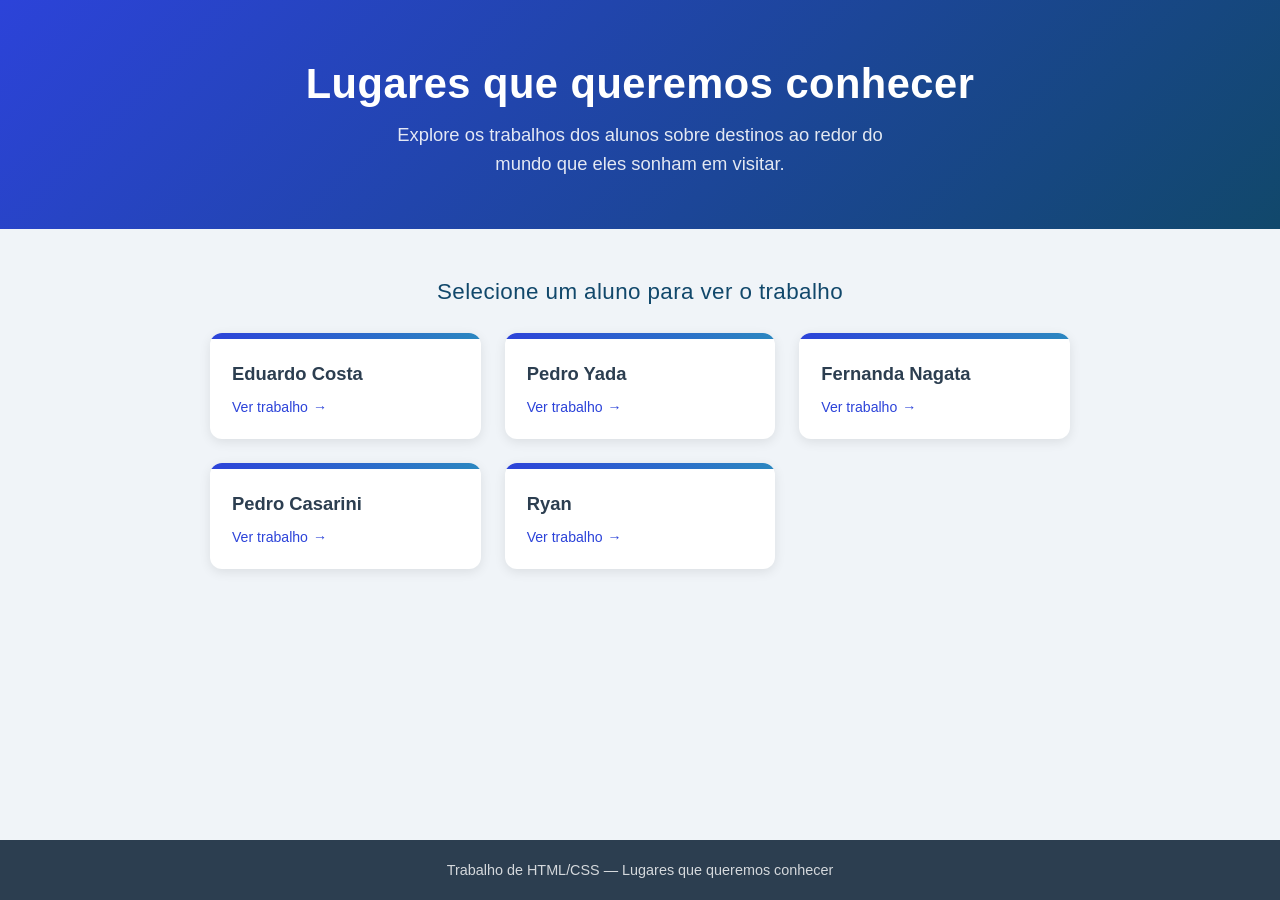
<file: index.html>
<!DOCTYPE html>
<html lang="pt-BR">
<head>
    <meta charset="UTF-8">
    <meta name="viewport" content="width=device-width, initial-scale=1.0">
    <title>Lugares que queremos conhecer</title>
    <style>
        *, *::before, *::after {
            margin: 0;
            padding: 0;
            box-sizing: border-box;
        }

        body {
            font-family: 'Segoe UI', Tahoma, Geneva, Verdana, sans-serif;
            background-color: #f0f4f8;
            color: #333;
            min-height: 100vh;
            display: flex;
            flex-direction: column;
        }

        header {
            background: linear-gradient(135deg, #2c43d9 0%, #11486b 100%);
            color: white;
            text-align: center;
            padding: 60px 20px 50px;
        }

        header h1 {
            font-size: 2.6em;
            margin-bottom: 12px;
            letter-spacing: 0.5px;
        }

        header p {
            font-size: 1.15em;
            opacity: 0.88;
            max-width: 520px;
            margin: 0 auto;
            line-height: 1.6;
        }

        main {
            flex: 1;
            max-width: 900px;
            margin: 50px auto;
            padding: 0 20px;
            width: 100%;
        }

        .section-title {
            font-size: 1.4em;
            color: #11486b;
            margin-bottom: 28px;
            text-align: center;
            letter-spacing: 0.4px;
        }

        .cards {
            display: grid;
            grid-template-columns: repeat(auto-fill, minmax(240px, 1fr));
            gap: 24px;
        }

        .card {
            background: white;
            border-radius: 12px;
            box-shadow: 0 3px 12px rgba(0, 0, 0, 0.09);
            overflow: hidden;
            transition: transform 0.2s ease, box-shadow 0.2s ease;
            text-decoration: none;
            color: inherit;
            display: flex;
            flex-direction: column;
        }

        .card:hover {
            transform: translateY(-5px);
            box-shadow: 0 8px 24px rgba(44, 67, 217, 0.18);
        }

        .card-accent {
            height: 6px;
            background: linear-gradient(90deg, #2c43d9, #2b87c0);
        }

        .card-body {
            padding: 24px 22px;
            flex: 1;
            display: flex;
            flex-direction: column;
            justify-content: space-between;
            gap: 14px;
        }

        .card-name {
            font-size: 1.15em;
            font-weight: 600;
            color: #2c3e50;
        }

        .card-cta {
            font-size: 0.88em;
            color: #2c43d9;
            font-weight: 500;
            display: flex;
            align-items: center;
            gap: 5px;
        }

        .card-cta::after {
            content: '→';
            transition: transform 0.2s ease;
        }

        .card:hover .card-cta::after {
            transform: translateX(4px);
        }

        footer {
            background-color: #2c3e50;
            color: rgba(255, 255, 255, 0.8);
            text-align: center;
            padding: 22px 20px;
            font-size: 0.9em;
        }
    </style>
</head>
<body>

<header>
    <h1>Lugares que queremos conhecer</h1>
    <p>Explore os trabalhos dos alunos sobre destinos ao redor do mundo que eles sonham em visitar.</p>
</header>

<main>
    <p class="section-title">Selecione um aluno para ver o trabalho</p>
    <div class="cards">
        <a href="html/eduardocosta.html" class="card">
            <div class="card-accent"></div>
            <div class="card-body">
                <span class="card-name">Eduardo Costa</span>
                <span class="card-cta">Ver trabalho</span>
            </div>
        </a>
        <a href="html/lencoisMaranhenses.html" class="card">
            <div class="card-accent"></div>
            <div class="card-body">
                <span class="card-name">Pedro Yada</span>
                <span class="card-cta">Ver trabalho</span>
            </div>
        </a>
        <a href="html/nanda.html" class="card">
            <div class="card-accent"></div>
            <div class="card-body">
                <span class="card-name">Fernanda Nagata</span>
                <span class="card-cta">Ver trabalho</span>
            </div>
        </a>
        <a href="html/pedroCasarini.html" class="card">
            <div class="card-accent"></div>
            <div class="card-body">
                <span class="card-name">Pedro Casarini</span>
                <span class="card-cta">Ver trabalho</span>
            </div>
        </a>
        <a href="html/ryan.html" class="card">
            <div class="card-accent"></div>
            <div class="card-body">
                <span class="card-name">Ryan</span>
                <span class="card-cta">Ver trabalho</span>
            </div>
        </a>
    </div>
</main>

<footer>
    <p>Trabalho de HTML/CSS — Lugares que queremos conhecer</p>
</footer>

</body>
</html>
</file>
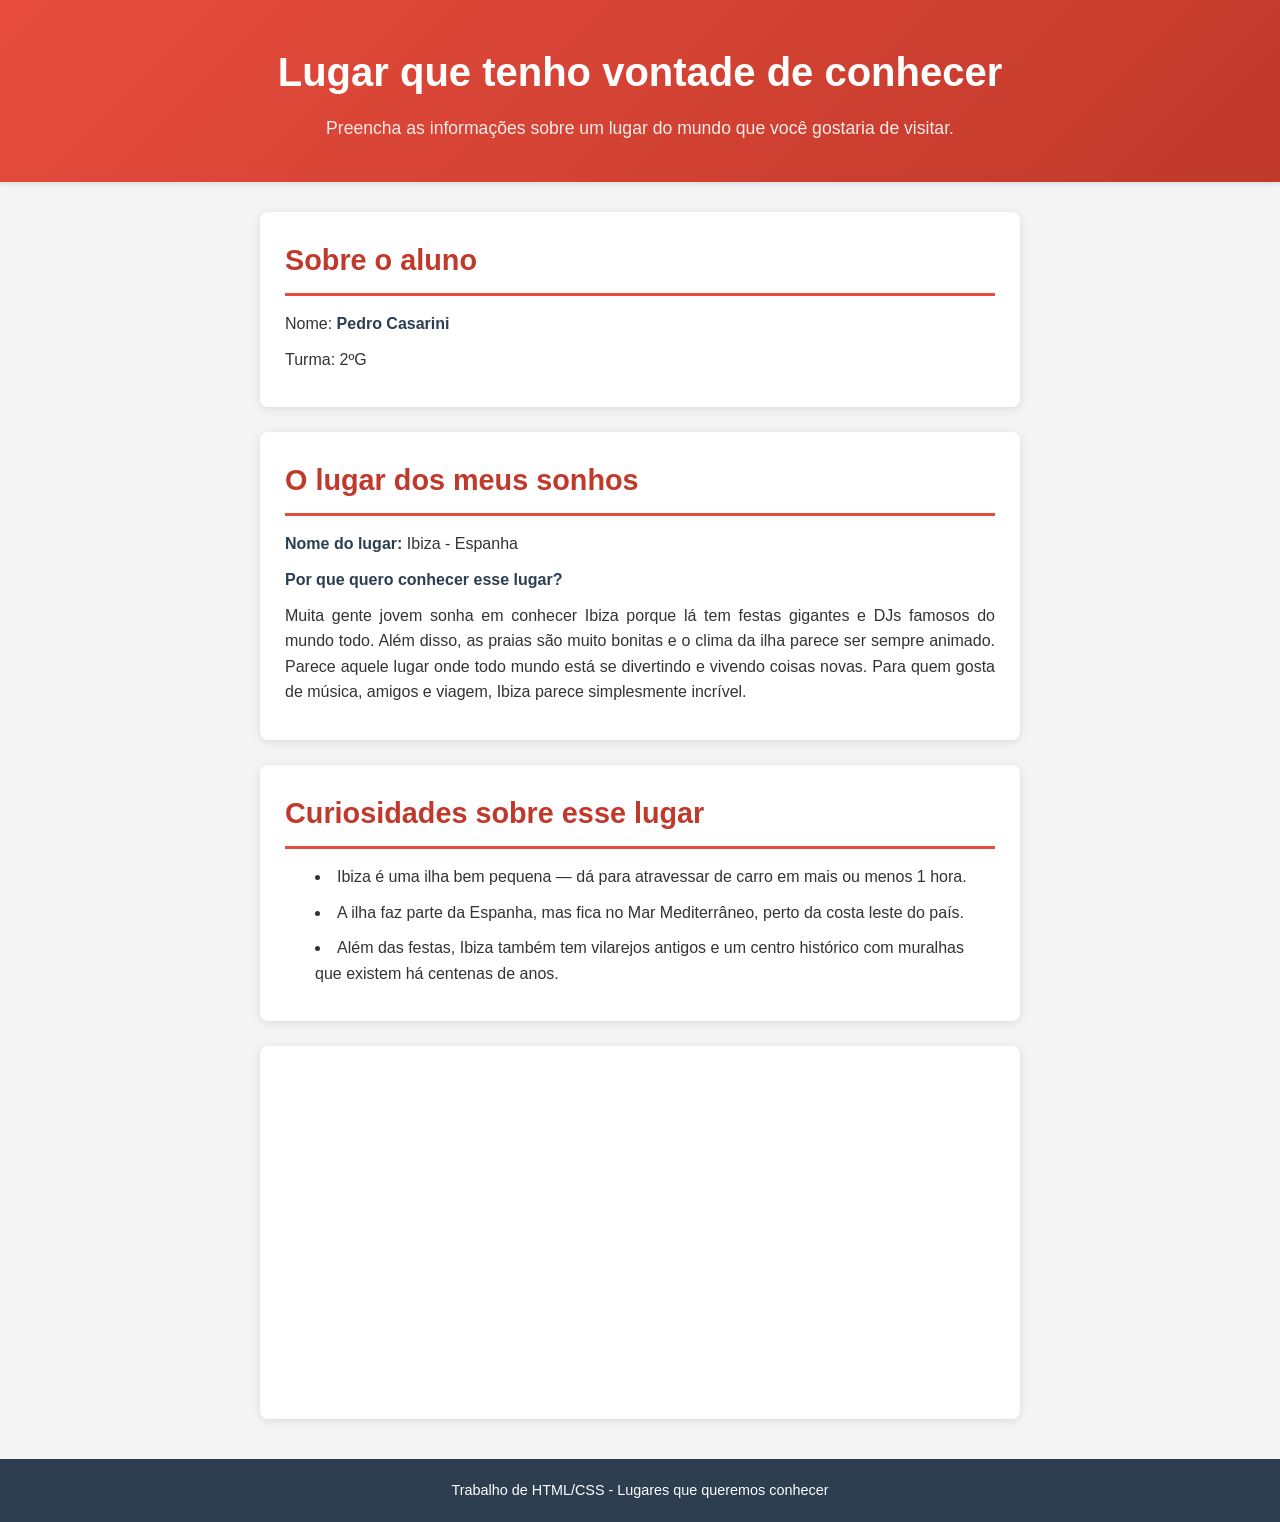
<file: casarini.html>
<!DOCTYPE html>
<html lang="pt-BR">

<head>
    <meta charset="UTF-8">
    <title>Lugar que quero conhecer</title>
    <link rel="stylesheet" href="style.css">
</head>

<body>

    <header>
        <h1>Lugar que tenho vontade de conhecer</h1>
        <p>Preencha as informações sobre um lugar do mundo que você gostaria de visitar.</p>
    </header>

    <main>
        <section id="aluno">
            <h2>Sobre o aluno</h2>
            <p>Nome: <strong>Pedro Casarini</strong></p>
            <p>Turma: 2ºG</p>
        </section>

        <section id="lugar">
            <h2>O lugar dos meus sonhos</h2>
            <p><strong>Nome do lugar: </strong>Ibiza - Espanha</p>
            <p><strong>Por que quero conhecer esse lugar?</strong></p>
            <p>
                Muita gente jovem sonha em conhecer Ibiza porque lá tem festas gigantes e DJs famosos do mundo todo.
                Além disso, as praias são muito bonitas e o clima da ilha parece ser sempre animado. Parece aquele lugar
                onde todo mundo está se divertindo e vivendo coisas novas. Para quem gosta de música, amigos e viagem,
                Ibiza parece simplesmente incrível.
            </p>
        </section>

        <section id="curiosidades">
            <h2>Curiosidades sobre esse lugar</h2>
            <ul>
                <li>Ibiza é uma ilha bem pequena — dá para atravessar de carro em mais ou menos 1 hora.</li>
                <li>A ilha faz parte da Espanha, mas fica no Mar Mediterrâneo, perto da costa leste do país.</li>
                <li>Além das festas, Ibiza também tem vilarejos antigos e um centro histórico com muralhas que existem
                    há centenas de anos.</li>
            </ul>
        </section>

        <section id="visao-panoramica">
            <iframe width="560" height="315" src="https://www.youtube.com/embed/gJeMawtcwis?si=s1zFmfI6_yMs63ZR"
                title="YouTube video player" frameborder="0"
                allow="accelerometer; autoplay; clipboard-write; encrypted-media; gyroscope; picture-in-picture; web-share"
                referrerpolicy="strict-origin-when-cross-origin" allowfullscreen></iframe>
        </section>
    </main>

    <footer>
        <p>Trabalho de HTML/CSS - Lugares que queremos conhecer</p>
    </footer>

</body>

</html>
</file>
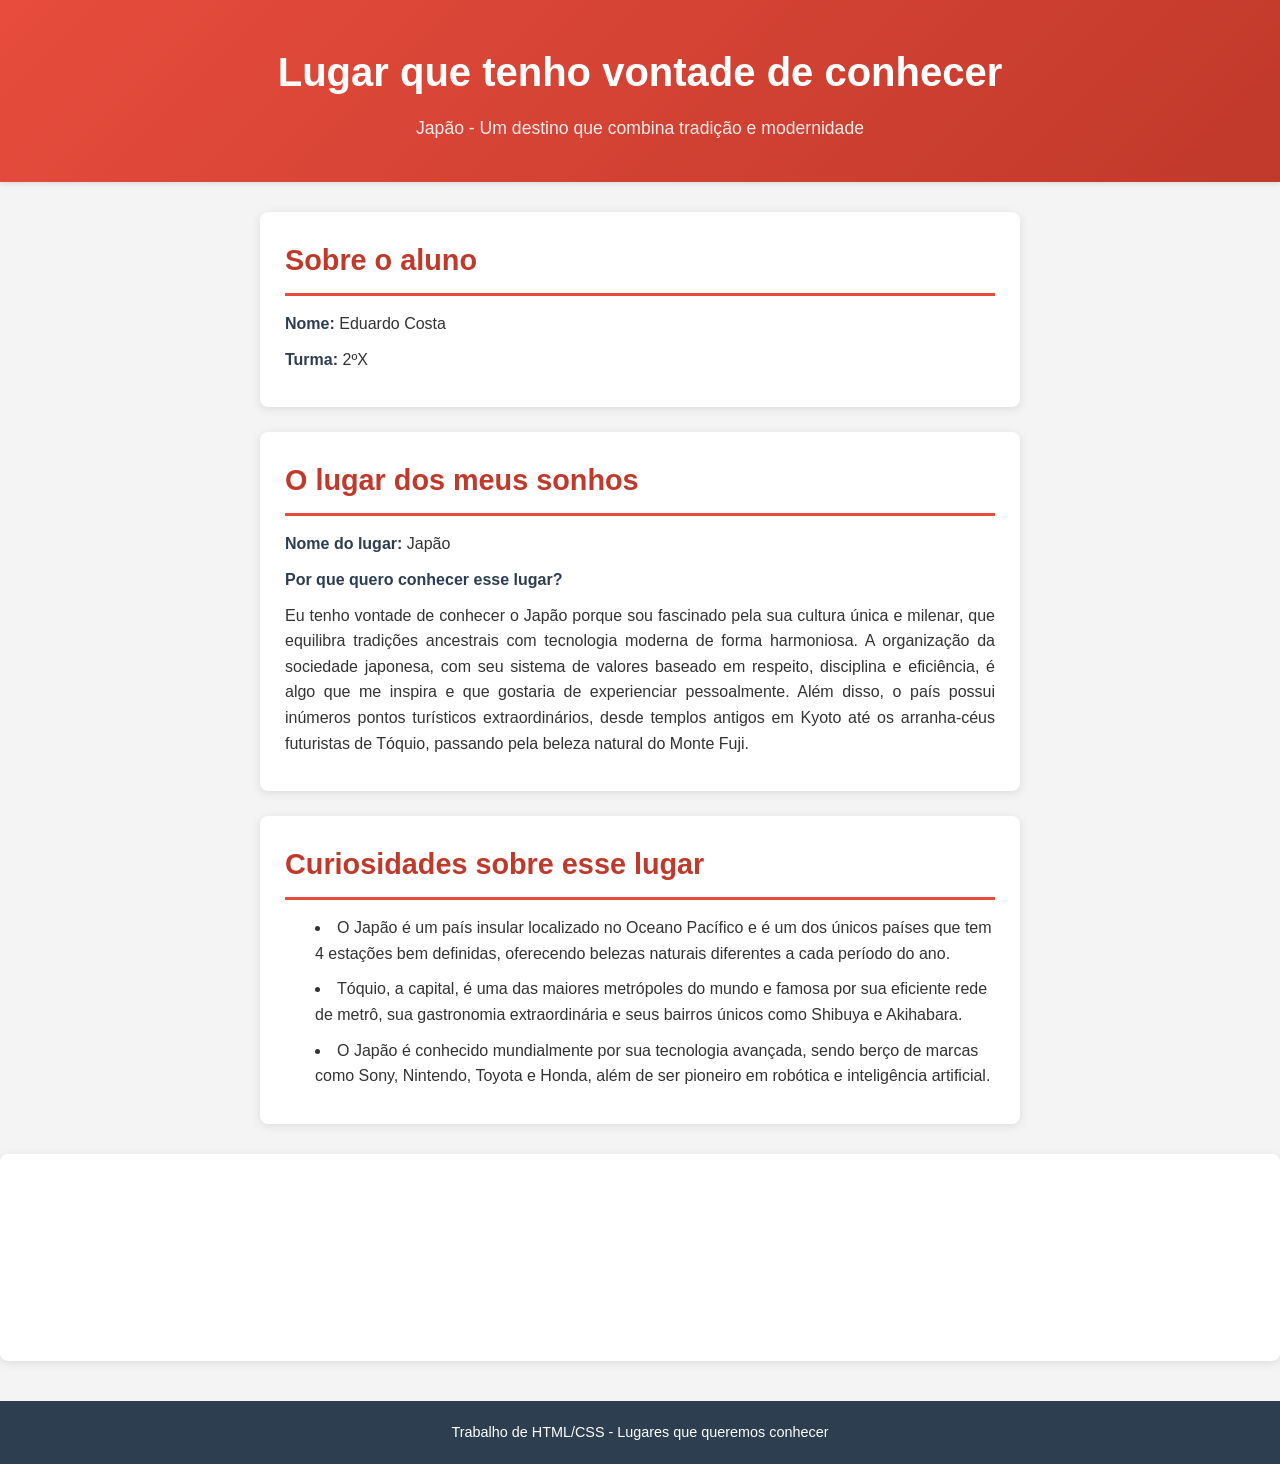
<file: eduardocosta.html>
<!DOCTYPE html>
<html lang="pt-BR">
<head>
    <meta charset="UTF-8">
    <title>Lugar que quero conhecer - Japão</title>
    <link rel="stylesheet" href="style.css">
    
</head>
<body>

<header>
    <h1>Lugar que tenho vontade de conhecer</h1>
    <p>Japão - Um destino que combina tradição e modernidade</p>
</header>

<main>
    <section id="aluno">
        <h2>Sobre o aluno</h2>
        <p><strong>Nome:</strong> Eduardo Costa</p>
        <p><strong>Turma:</strong> 2ºX</p>
    </section>

    <section id="lugar">
        <h2>O lugar dos meus sonhos</h2>
        <p><strong>Nome do lugar:</strong> Japão</p>
        <p><strong>Por que quero conhecer esse lugar?</strong></p>
        <p>
            Eu tenho vontade de conhecer o Japão porque sou fascinado pela sua cultura única e milenar, 
            que equilibra tradições ancestrais com tecnologia moderna de forma harmoniosa. A organização 
            da sociedade japonesa, com seu sistema de valores baseado em respeito, disciplina e 
            eficiência, é algo que me inspira e que gostaria de experienciar pessoalmente. Além disso, 
            o país possui inúmeros pontos turísticos extraordinários, desde templos antigos em Kyoto 
            até os arranha-céus futuristas de Tóquio, passando pela beleza natural do Monte Fuji.
        </p>
    </section>

    <section id="curiosidades">
        <h2>Curiosidades sobre esse lugar</h2>
        <ul>
            <li>O Japão é um país insular localizado no Oceano Pacífico e é um dos únicos países que tem 4 estações bem definidas, oferecendo belezas naturais diferentes a cada período do ano.</li>
            <li>Tóquio, a capital, é uma das maiores metrópoles do mundo e famosa por sua eficiente rede de metrô, sua gastronomia extraordinária e seus bairros únicos como Shibuya e Akihabara.</li>
            <li>O Japão é conhecido mundialmente por sua tecnologia avançada, sendo berço de marcas como Sony, Nintendo, Toyota e Honda, além de ser pioneiro em robótica e inteligência artificial.</li>
        </ul>
    </section>
</main>

<section id="visao-panoramica">
    <iframe src="https://www.youtube.com/watch?v=G5RpJwCJDqc&t=97s" frameborder="0"></iframe>
</section>
<footer>
    <p>Trabalho de HTML/CSS - Lugares que queremos conhecer</p>
</footer>

</body>
</html>
</file>
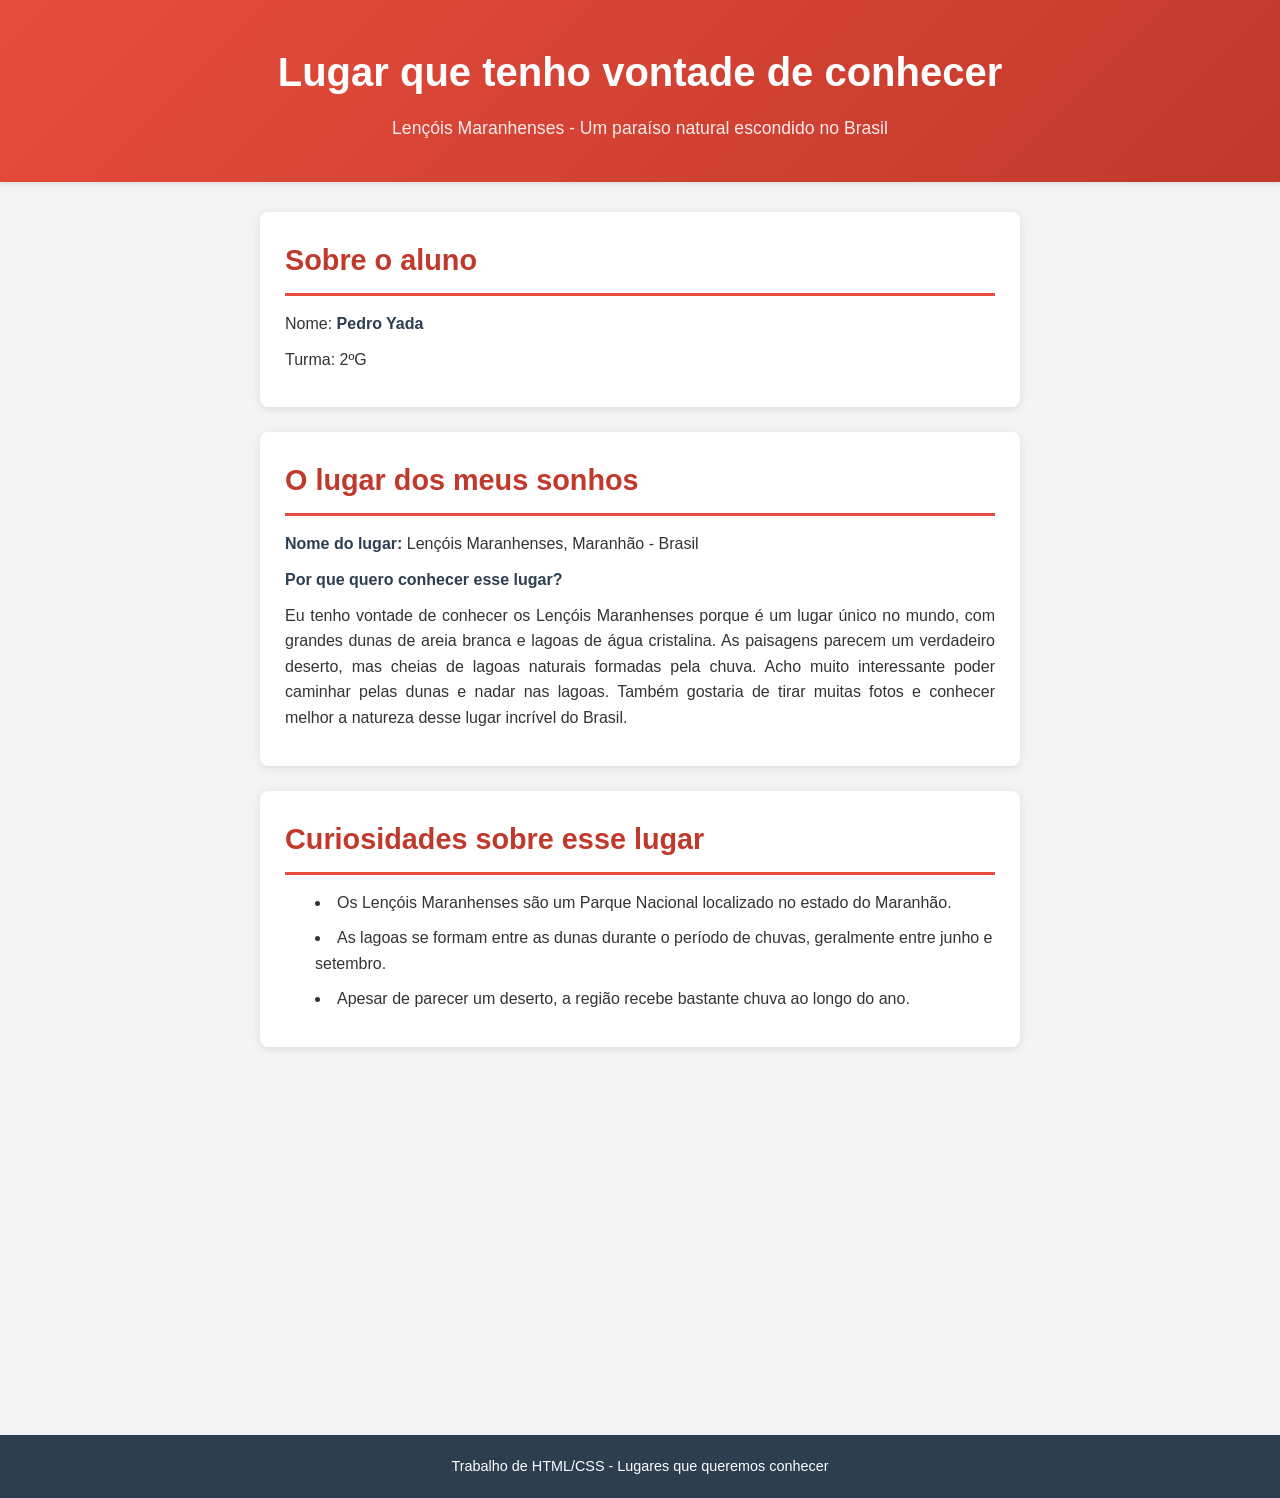
<file: lencoisMaranhenses.html>
<!DOCTYPE html>
<html lang="pt-BR">
<head>
    <meta charset="UTF-8">
    <title>Lençois Maranhenses</title>
    <link rel="stylesheet" href="style.css">
</head>
<body>

<header>
    <h1>Lugar que tenho vontade de conhecer</h1>
    <p>Lençóis Maranhenses - Um paraíso natural escondido no Brasil</p>
</header>

<main>
    <section id="aluno">
        <h2>Sobre o aluno</h2>
        <p>Nome: <strong>Pedro Yada</strong></p>
        <p>Turma: 2ºG</p>
    </section>

    <section id="lugar">
        <h2>O lugar dos meus sonhos</h2>
        <p><strong>Nome do lugar:</strong> Lençóis Maranhenses, Maranhão - Brasil</p>
        <p><strong>Por que quero conhecer esse lugar?</strong></p>
        <p>
            Eu tenho vontade de conhecer os Lençóis Maranhenses porque é um lugar único no mundo,
            com grandes dunas de areia branca e lagoas de água cristalina. As paisagens parecem
            um verdadeiro deserto, mas cheias de lagoas naturais formadas pela chuva. Acho muito
            interessante poder caminhar pelas dunas e nadar nas lagoas. Também gostaria de tirar
            muitas fotos e conhecer melhor a natureza desse lugar incrível do Brasil.
        </p>
    </section>

    <section id="curiosidades">
        <h2>Curiosidades sobre esse lugar</h2>
        <ul>
            <li>Os Lençóis Maranhenses são um Parque Nacional localizado no estado do Maranhão.</li>
            <li>As lagoas se formam entre as dunas durante o período de chuvas, geralmente entre junho e setembro.</li>
            <li>Apesar de parecer um deserto, a região recebe bastante chuva ao longo do ano.</li>
        </ul>
    </section>

    <iframe width="560" height="315" src="https://www.youtube.com/embed/7Ikc0bRgwHw?si=vxI4KN7aWWFGou1E&amp;start=13" 
    title="YouTube video player" frameborder="0" allow="accelerometer; autoplay; clipboard-write; encrypted-media; gyroscope; 
    picture-in-picture; web-share" referrerpolicy="strict-origin-when-cross-origin" allowfullscreen></iframe>

</main>

<footer>
    <p>Trabalho de HTML/CSS - Lugares que queremos conhecer</p>
</footer>

</body>
</html>
</file>
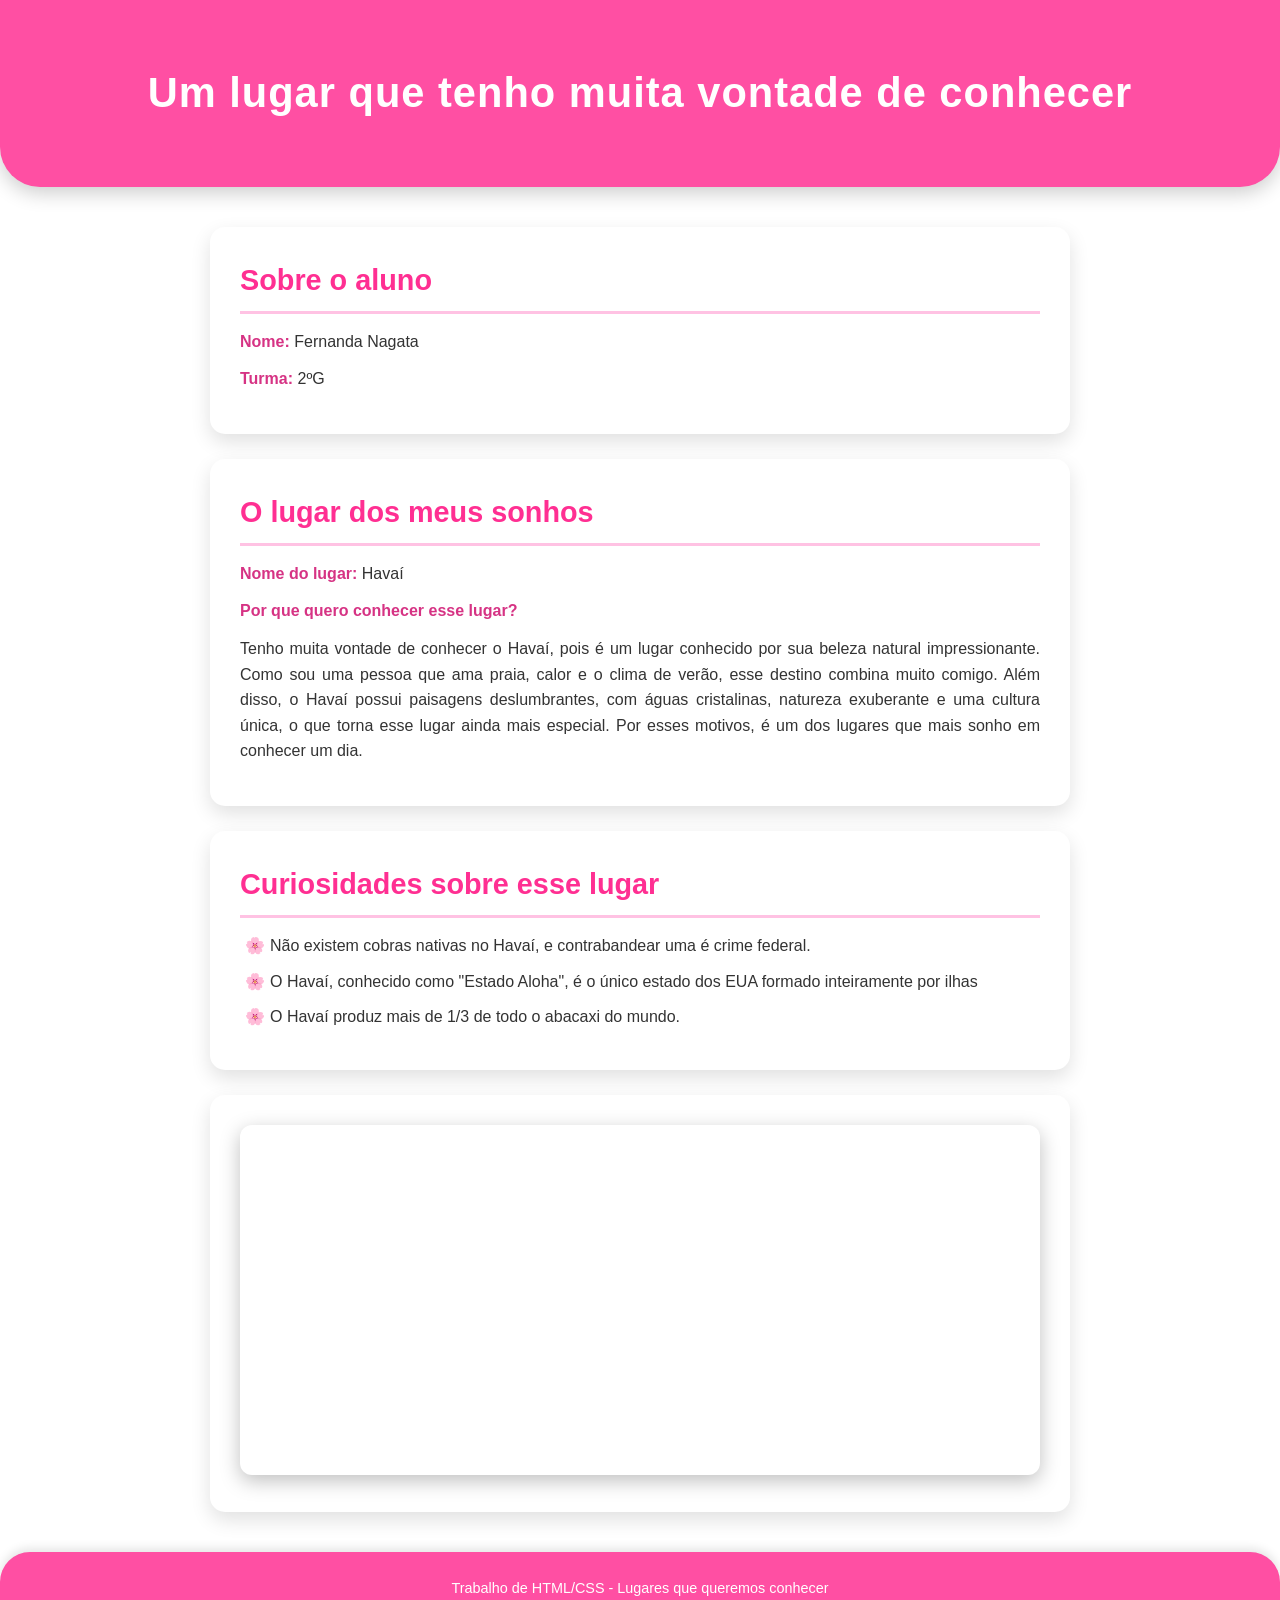
<file: nanda.html>
<!DOCTYPE html>
<html lang="pt-BR">
<head>
    <meta charset="UTF-8">
    <title>Lugar que quero conhecer</title>
    <link rel="stylesheet" href="nanda.css">
</head>
<body>

<header>
    <h1>Um lugar que tenho muita vontade de conhecer</h1>
</header>

<main>
    <section id="aluno">
        <h2>Sobre o aluno</h2>
        <p><strong>Nome:</strong> Fernanda Nagata</p>
        <p><strong>Turma:</strong> 2ºG</p>
    </section>

    <section id="lugar">
        <h2>O lugar dos meus sonhos</h2>
        <p><strong>Nome do lugar:</strong> Havaí</p>
        <p><strong>Por que quero conhecer esse lugar?</strong></p>
        <p>
            Tenho muita vontade de conhecer o Havaí, pois é um lugar conhecido por sua beleza natural impressionante. Como sou uma pessoa que ama praia, calor e o clima de verão, esse destino combina muito comigo. Além disso, o Havaí possui paisagens deslumbrantes, com águas cristalinas, natureza exuberante e uma cultura única, o que torna esse lugar ainda mais especial. Por esses motivos, é um dos lugares que mais sonho em conhecer um dia.
        </p>
    </section>

    <section id="curiosidades">
        <h2>Curiosidades sobre esse lugar</h2>
        <ul>
            <li>Não existem cobras nativas no Havaí, e contrabandear uma é crime federal.</li>
            <li>O Havaí, conhecido como "Estado Aloha", é o único estado dos EUA formado inteiramente por ilhas </li>
            <li>O Havaí produz mais de 1/3 de todo o abacaxi do mundo.</li>
        </ul>
    </section>

    <section id="visao-panoramica">
        <iframe width="560" height="315" src="https://www.youtube.com/embed/9mGbLh13vEA?si=0lPw2751OqE2yA7V" title="YouTube video player" frameborder="0" allow="accelerometer; autoplay; clipboard-write; encrypted-media; gyroscope; picture-in-picture; web-share" referrerpolicy="strict-origin-when-cross-origin" allowfullscreen></iframe>
    </section>
</main>

<footer>
    <p>Trabalho de HTML/CSS - Lugares que queremos conhecer</p>
</footer>

</body>
</html>
</file>
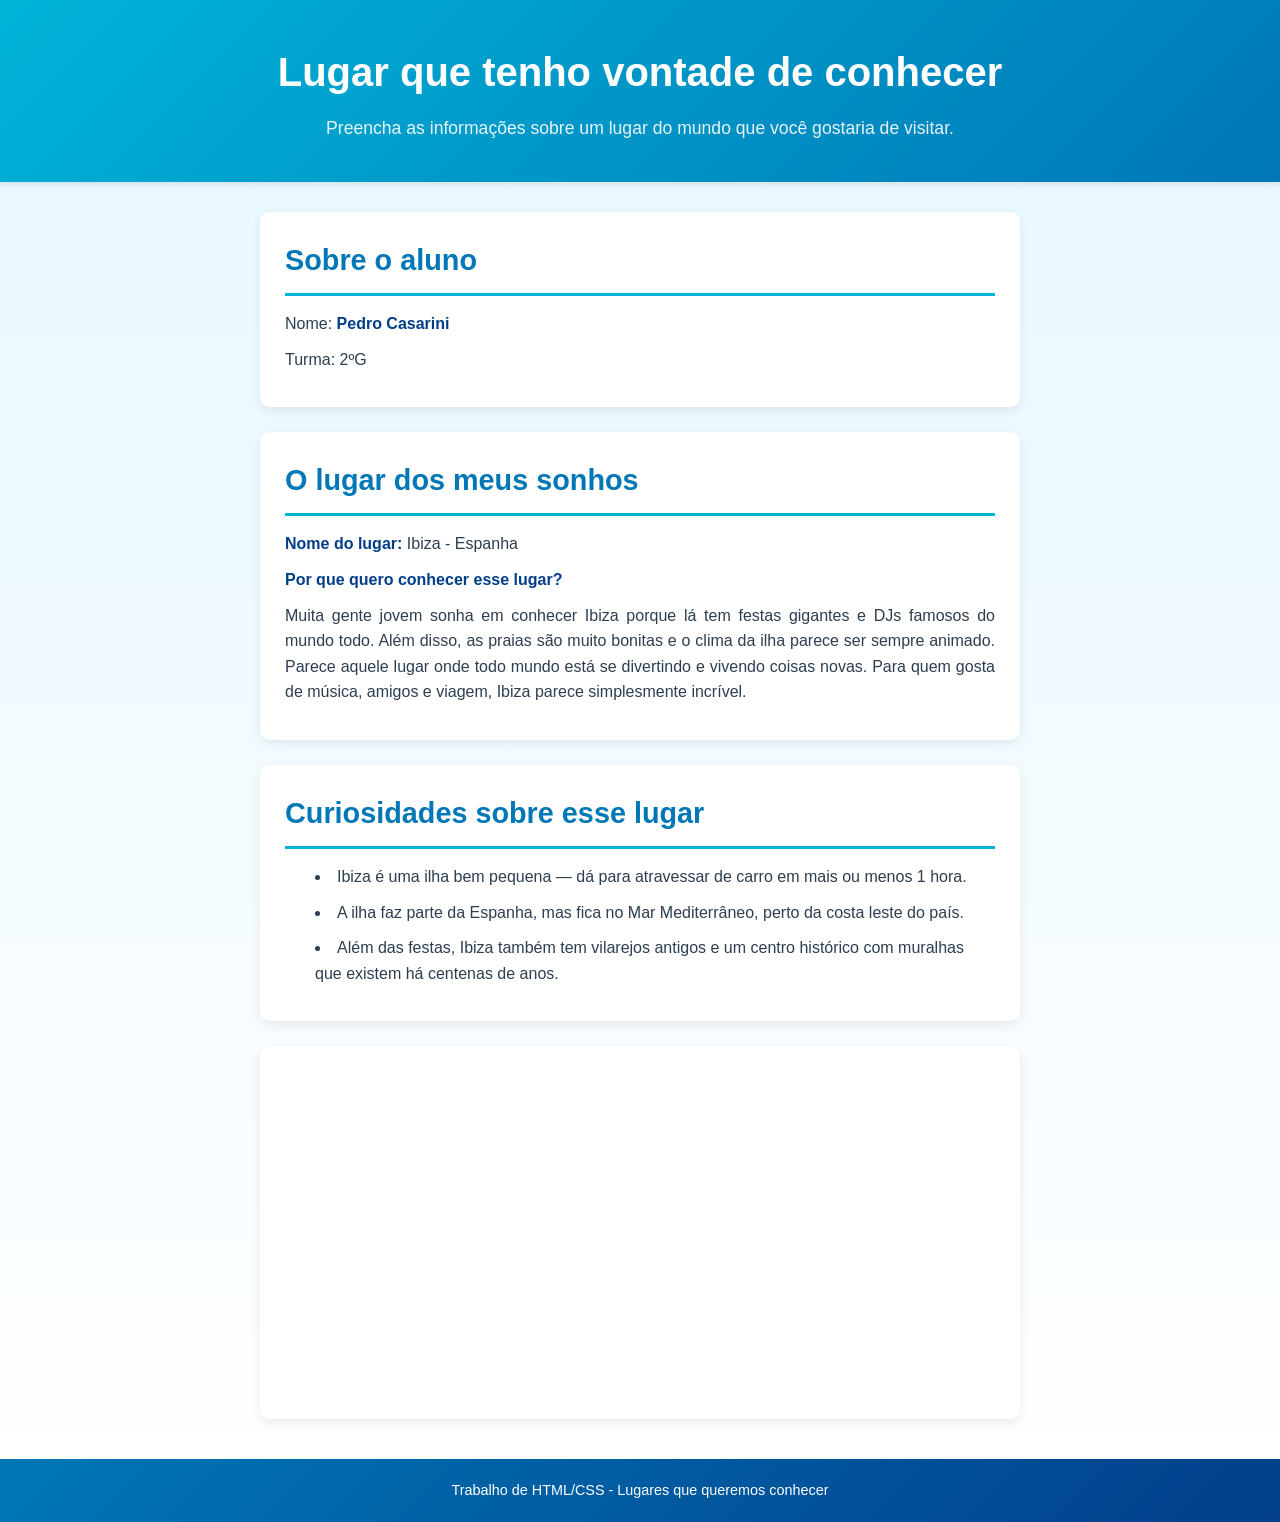
<file: pedroCasarini.html>
<!DOCTYPE html>
<html lang="pt-BR">

<head>
    <meta charset="UTF-8">
    <title>Lugar que quero conhecer</title>
    <link rel="stylesheet" href="pedroCasarini.css">
</head>

<body>

    <header>
        <h1>Lugar que tenho vontade de conhecer</h1>
        <p>Preencha as informações sobre um lugar do mundo que você gostaria de visitar.</p>
    </header>

    <main>
        <section id="aluno">
            <h2>Sobre o aluno</h2>
            <p>Nome: <strong>Pedro Casarini</strong></p>
            <p>Turma: 2ºG</p>
        </section>

        <section id="lugar">
            <h2>O lugar dos meus sonhos</h2>
            <p><strong>Nome do lugar: </strong>Ibiza - Espanha</p>
            <p><strong>Por que quero conhecer esse lugar?</strong></p>
            <p>
                Muita gente jovem sonha em conhecer Ibiza porque lá tem festas gigantes e DJs famosos do mundo todo.
                Além disso, as praias são muito bonitas e o clima da ilha parece ser sempre animado. Parece aquele lugar
                onde todo mundo está se divertindo e vivendo coisas novas. Para quem gosta de música, amigos e viagem,
                Ibiza parece simplesmente incrível.
            </p>
        </section>

        <section id="curiosidades">
            <h2>Curiosidades sobre esse lugar</h2>
            <ul>
                <li>Ibiza é uma ilha bem pequena — dá para atravessar de carro em mais ou menos 1 hora.</li>
                <li>A ilha faz parte da Espanha, mas fica no Mar Mediterrâneo, perto da costa leste do país.</li>
                <li>Além das festas, Ibiza também tem vilarejos antigos e um centro histórico com muralhas que existem
                    há centenas de anos.</li>
            </ul>
        </section>

        <section id="visao-panoramica">
            <iframe width="560" height="315" src="https://www.youtube.com/embed/gJeMawtcwis?si=s1zFmfI6_yMs63ZR"
                title="YouTube video player" frameborder="0"
                allow="accelerometer; autoplay; clipboard-write; encrypted-media; gyroscope; picture-in-picture; web-share"
                referrerpolicy="strict-origin-when-cross-origin" allowfullscreen></iframe>
        </section>
    </main>

    <footer>
        <p>Trabalho de HTML/CSS - Lugares que queremos conhecer</p>
    </footer>

</body>

</html>
</file>
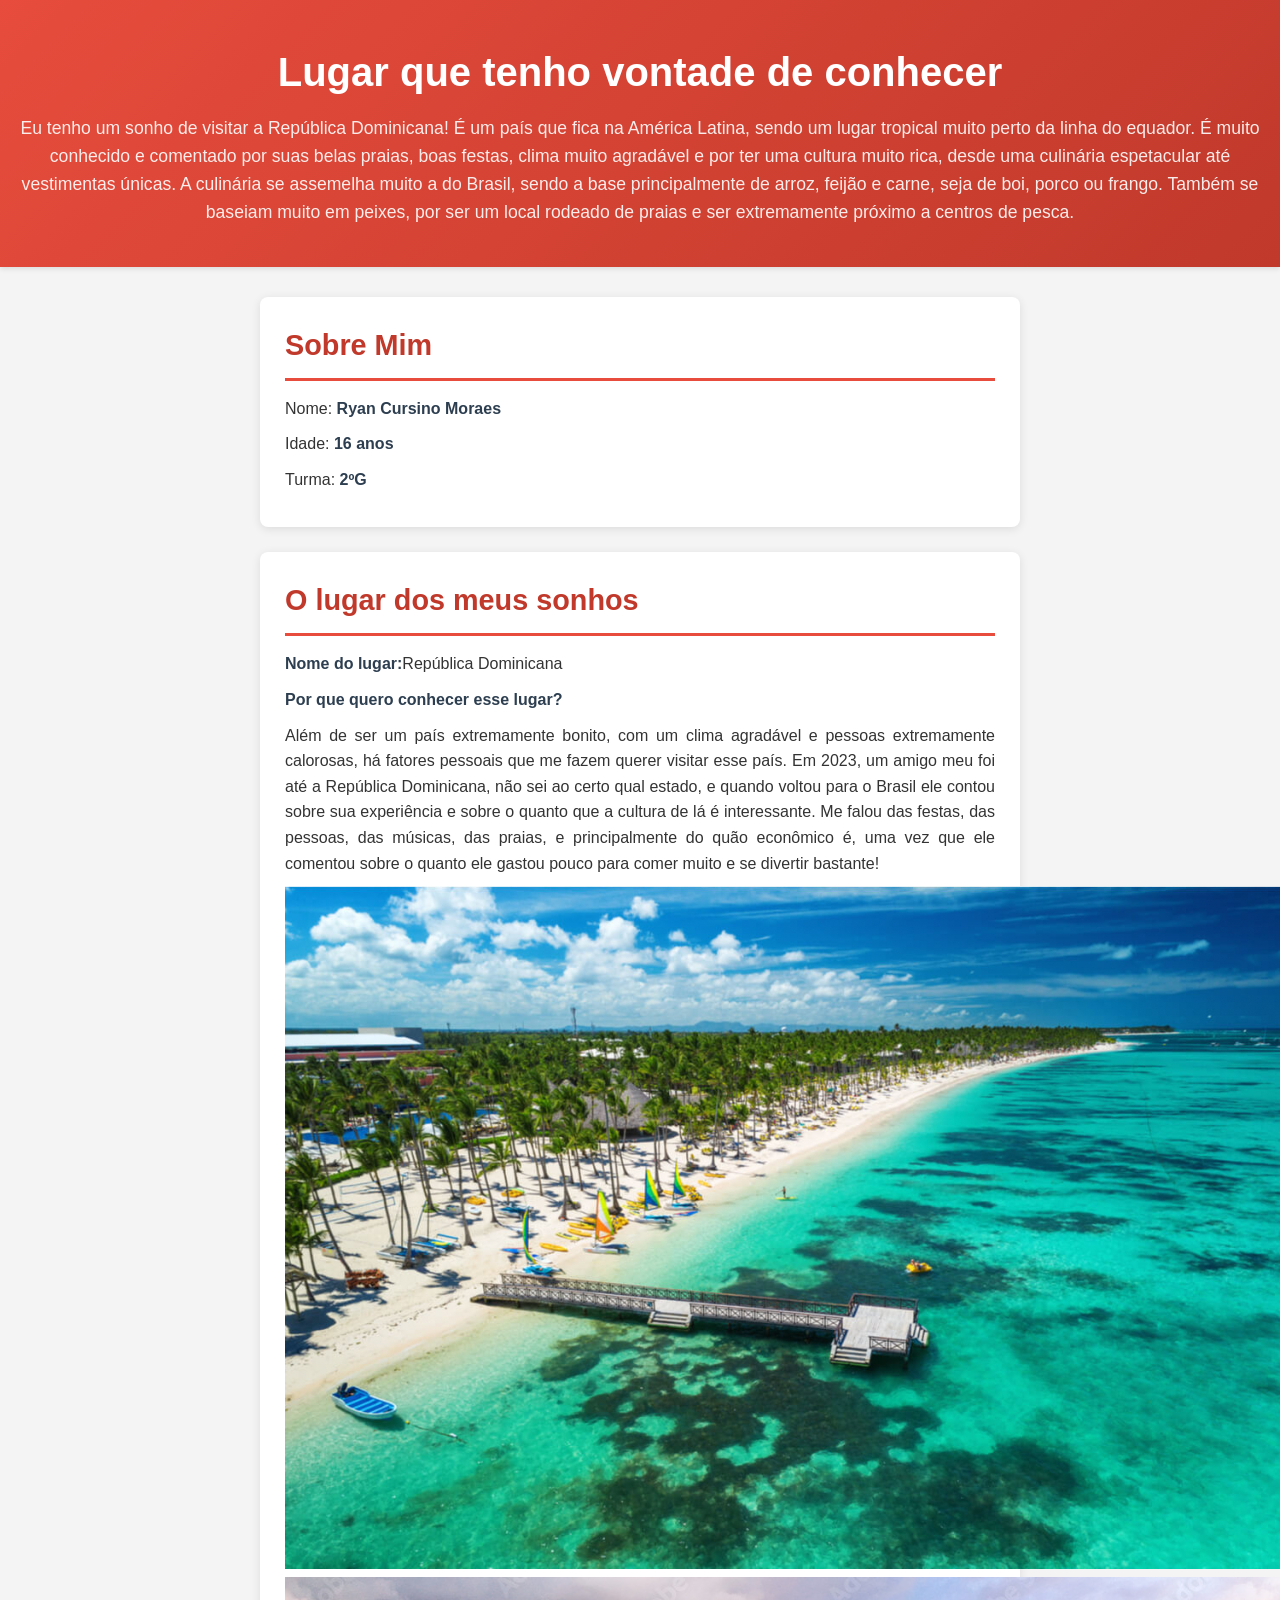
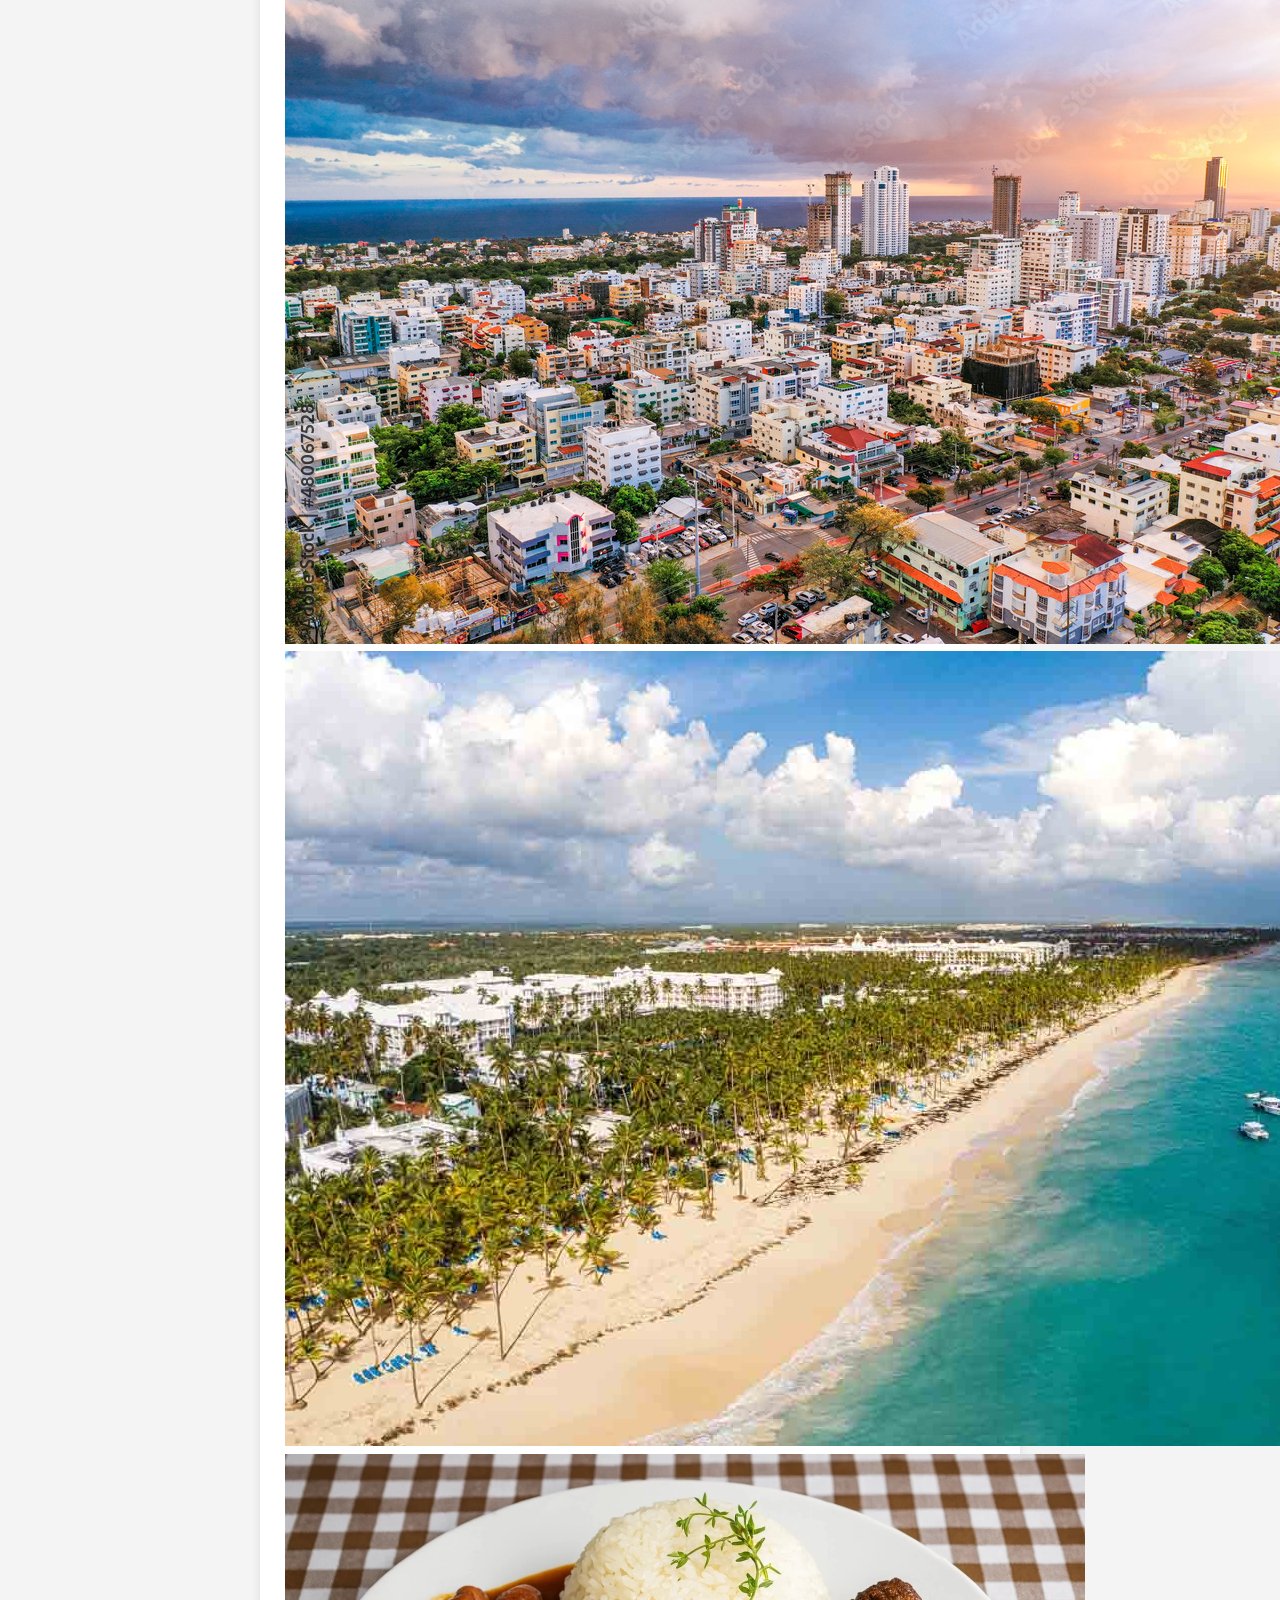
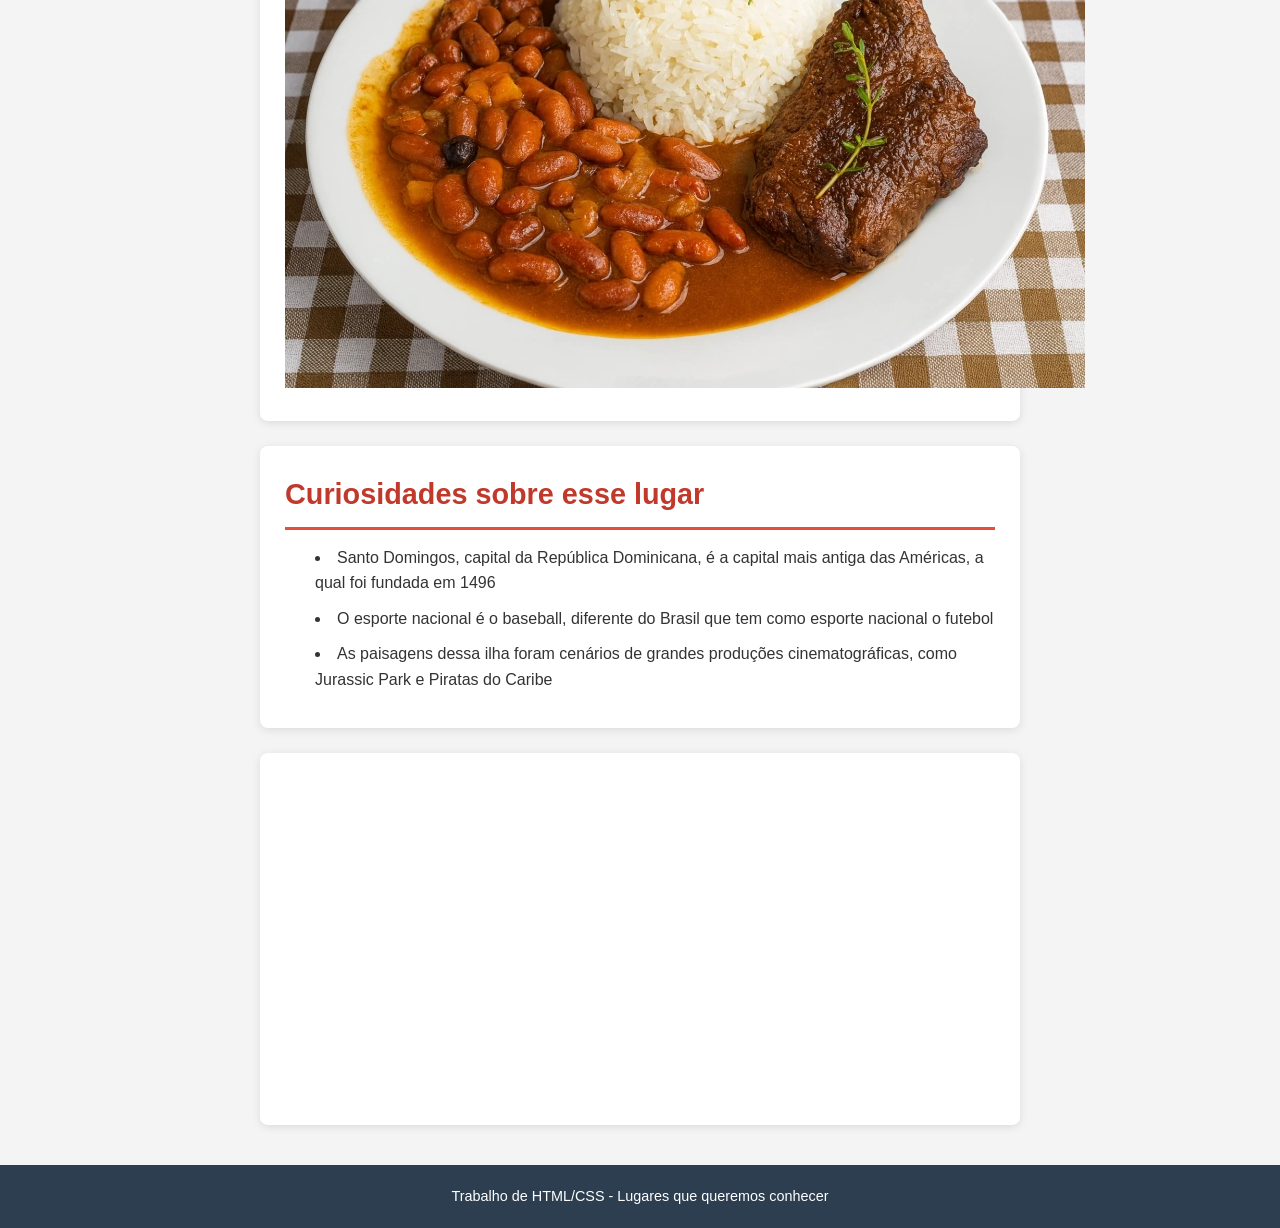
<file: ryan.html>
<!DOCTYPE html>
<html lang="pt-BR">
<head>
    <meta charset="UTF-8">
    <title>Lugar que eu quero conhecer - Ryan Cursino Moraes</title>
    <link rel="stylesheet" href="style.css">
</head>
<body>

<header>
    <h1>Lugar que tenho vontade de conhecer</h1>
    <p>Eu tenho um sonho de visitar a República Dominicana! É um país que fica na América Latina, sendo um lugar tropical muito perto da linha do equador. É muito conhecido e comentado por suas belas praias, boas festas, clima muito agradável e por ter uma cultura muito rica, desde uma culinária espetacular até vestimentas únicas.
        A culinária se assemelha muito a do Brasil, sendo a base principalmente de arroz, feijão e carne, seja de boi, porco ou frango. Também se baseiam muito em peixes, por ser um local rodeado de praias e ser extremamente próximo a centros de pesca.
    </p>
</header>

<main>
    <section id="aluno">
        <h2>Sobre Mim</h2>
        <p>Nome: <strong>Ryan Cursino Moraes</strong></p>
        <p>Idade: <strong>16 anos</strong></p>
        <p>Turma: <strong>2ºG</strong></p>
    </section>

    <section id="lugar">
        <h2>O lugar dos meus sonhos</h2>
        <p><strong>Nome do lugar:</strong>República Dominicana</p>
        <p><strong>Por que quero conhecer esse lugar?</strong></p>
        <p>
            Além de ser um país extremamente bonito, com um clima agradável e pessoas extremamente calorosas, há fatores pessoais que me fazem querer visitar esse país.
            Em 2023, um amigo meu foi até a República Dominicana, não sei ao certo qual estado, e quando voltou para o Brasil ele contou sobre sua experiência e sobre o quanto que a cultura de lá é interessante. Me falou das festas, das pessoas, das músicas, das praias, e principalmente do quão econômico é, uma vez que ele comentou sobre o quanto ele gastou pouco para comer muito e se divertir bastante!
        </p>
        <div id="imagens">
            <img class="imagem" src="assets/praia.jpg" alt="">
            <img class="imagem" src="assets/santoDomingo.jpg" alt="">
            <img class="imagem" src="assets/praia2.jpeg" alt="">
            <img class="imagem" src="assets/laBandeira.webp" alt="">
        </div>
        
    </section>

    <section id="curiosidades">
        <h2>Curiosidades sobre esse lugar</h2>
        <ul>
            <li>Santo Domingos, capital da República Dominicana, é a capital mais antiga das Américas, a qual foi fundada em 1496</li>
            <li>O esporte nacional é o baseball, diferente do Brasil que tem como esporte nacional o futebol</li>
            <li>As paisagens dessa ilha foram cenários de grandes produções cinematográficas, como Jurassic Park e Piratas do Caribe</li>
        </ul>
    </section>

    <section id="visao-panoramica">
        <iframe width="560" height="315" src="https://www.youtube.com/embed/i4k6wyEHZvg?si=hpfj-ehW-hYUO_vr" title="YouTube video player" frameborder="0" allow="accelerometer; autoplay; clipboard-write; encrypted-media; gyroscope; picture-in-picture; web-share" referrerpolicy="strict-origin-when-cross-origin" allowfullscreen></iframe>
    </section>
</main>

<footer>
    <p>Trabalho de HTML/CSS - Lugares que queremos conhecer</p>
</footer>

</body>
</html>
</file>
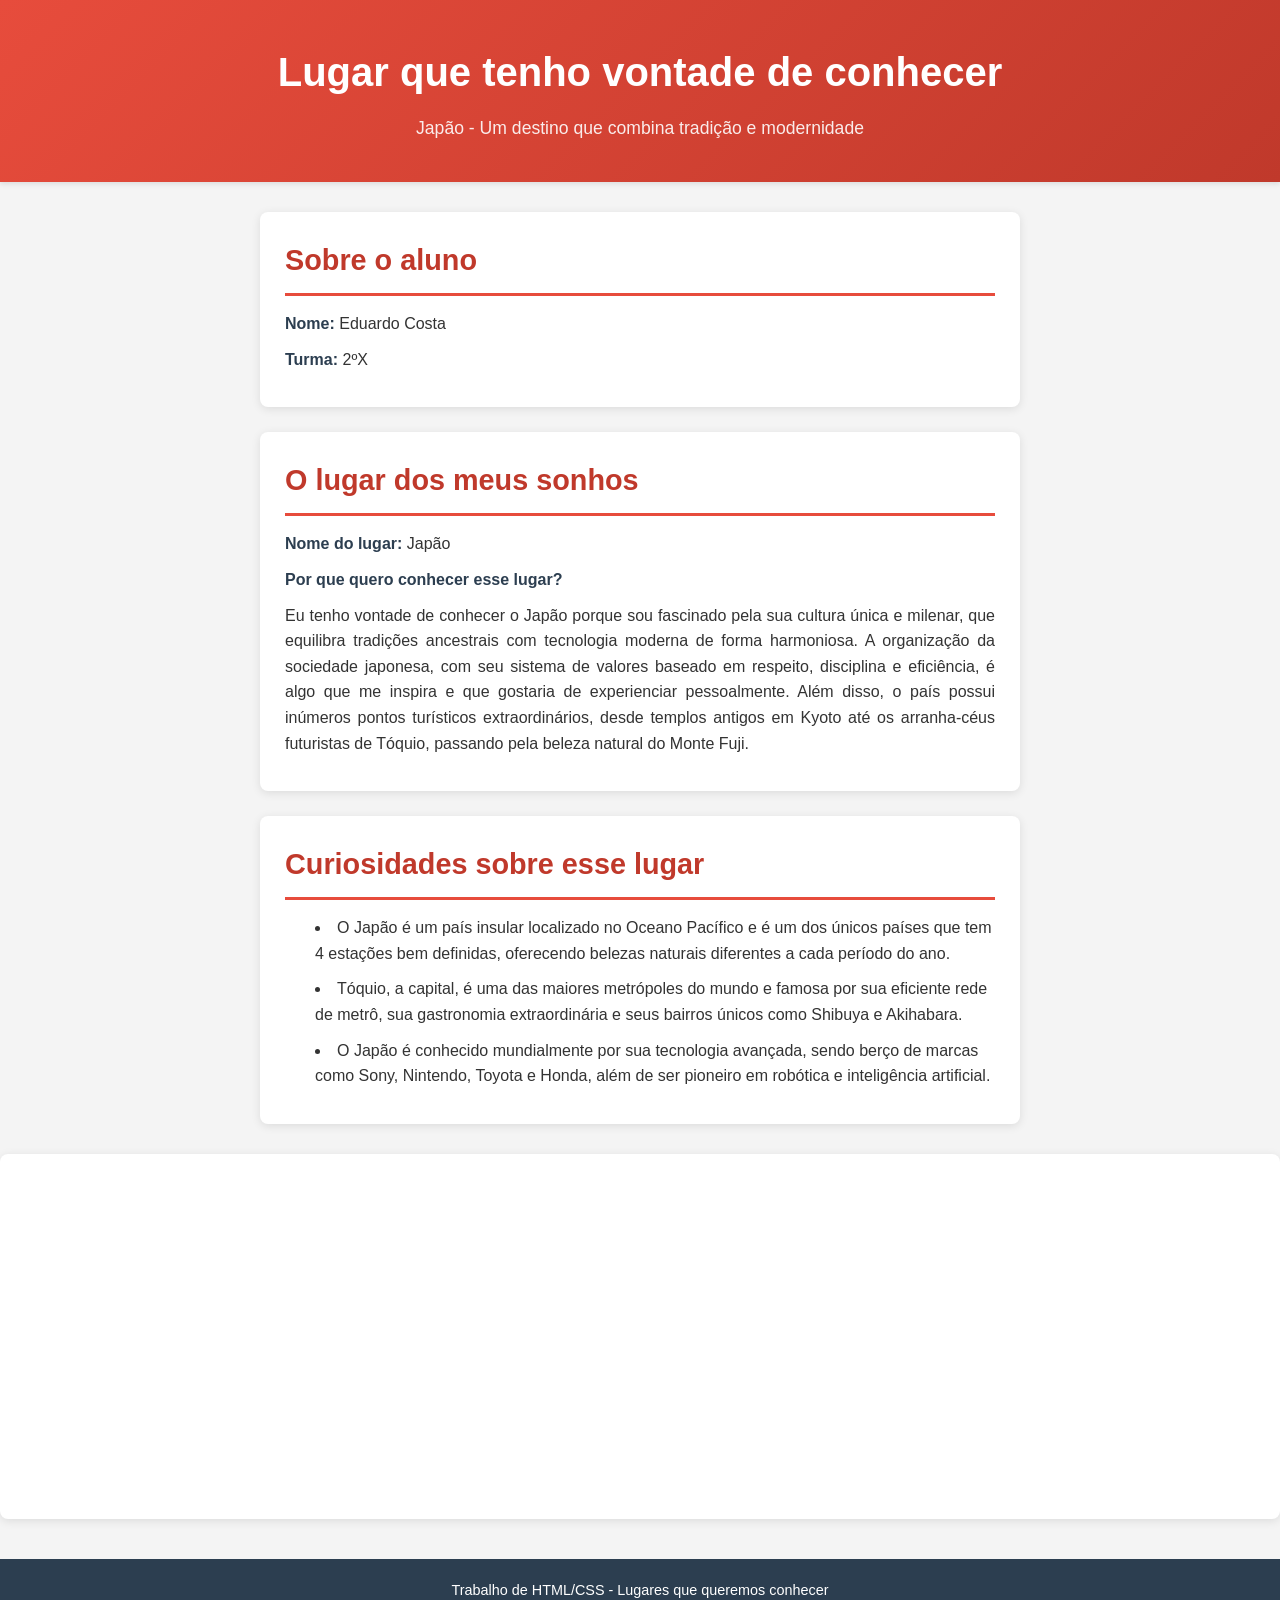
<file: html/eduardocosta.html>
<!DOCTYPE html>
<html lang="pt-BR">
<head>
    <meta charset="UTF-8">
    <title>Lugar que quero conhecer - Japão</title>
    <link rel="stylesheet" href="../style/eduardocosta.css">
    
</head>
<body>

<header>
    <h1>Lugar que tenho vontade de conhecer</h1>
    <p>Japão - Um destino que combina tradição e modernidade</p>
</header>

<main>
    <section id="aluno">
        <h2>Sobre o aluno</h2>
        <p><strong>Nome:</strong> Eduardo Costa</p>
        <p><strong>Turma:</strong> 2ºX</p>
    </section>

    <section id="lugar">
        <h2>O lugar dos meus sonhos</h2>
        <p><strong>Nome do lugar:</strong> Japão</p>
        <p><strong>Por que quero conhecer esse lugar?</strong></p>
        <p>
            Eu tenho vontade de conhecer o Japão porque sou fascinado pela sua cultura única e milenar, 
            que equilibra tradições ancestrais com tecnologia moderna de forma harmoniosa. A organização 
            da sociedade japonesa, com seu sistema de valores baseado em respeito, disciplina e 
            eficiência, é algo que me inspira e que gostaria de experienciar pessoalmente. Além disso, 
            o país possui inúmeros pontos turísticos extraordinários, desde templos antigos em Kyoto 
            até os arranha-céus futuristas de Tóquio, passando pela beleza natural do Monte Fuji.
        </p>
    </section>

    <section id="curiosidades">
        <h2>Curiosidades sobre esse lugar</h2>
        <ul>
            <li>O Japão é um país insular localizado no Oceano Pacífico e é um dos únicos países que tem 4 estações bem definidas, oferecendo belezas naturais diferentes a cada período do ano.</li>
            <li>Tóquio, a capital, é uma das maiores metrópoles do mundo e famosa por sua eficiente rede de metrô, sua gastronomia extraordinária e seus bairros únicos como Shibuya e Akihabara.</li>
            <li>O Japão é conhecido mundialmente por sua tecnologia avançada, sendo berço de marcas como Sony, Nintendo, Toyota e Honda, além de ser pioneiro em robótica e inteligência artificial.</li>
        </ul>
    </section>
</main>

<section id="visao-panoramica">
    <iframe src="https://www.youtube.com/embed/G5RpJwCJDqc?si=GQ_1Zu2Kdzis0pLn" title="YouTube video player" frameborder="0" allow="accelerometer; autoplay; clipboard-write; encrypted-media; gyroscope; picture-in-picture; web-share" referrerpolicy="strict-origin-when-cross-origin" allowfullscreen></iframe>
</section>
<footer>
    <p>Trabalho de HTML/CSS - Lugares que queremos conhecer</p>
</footer>

</body>
</html>
</file>
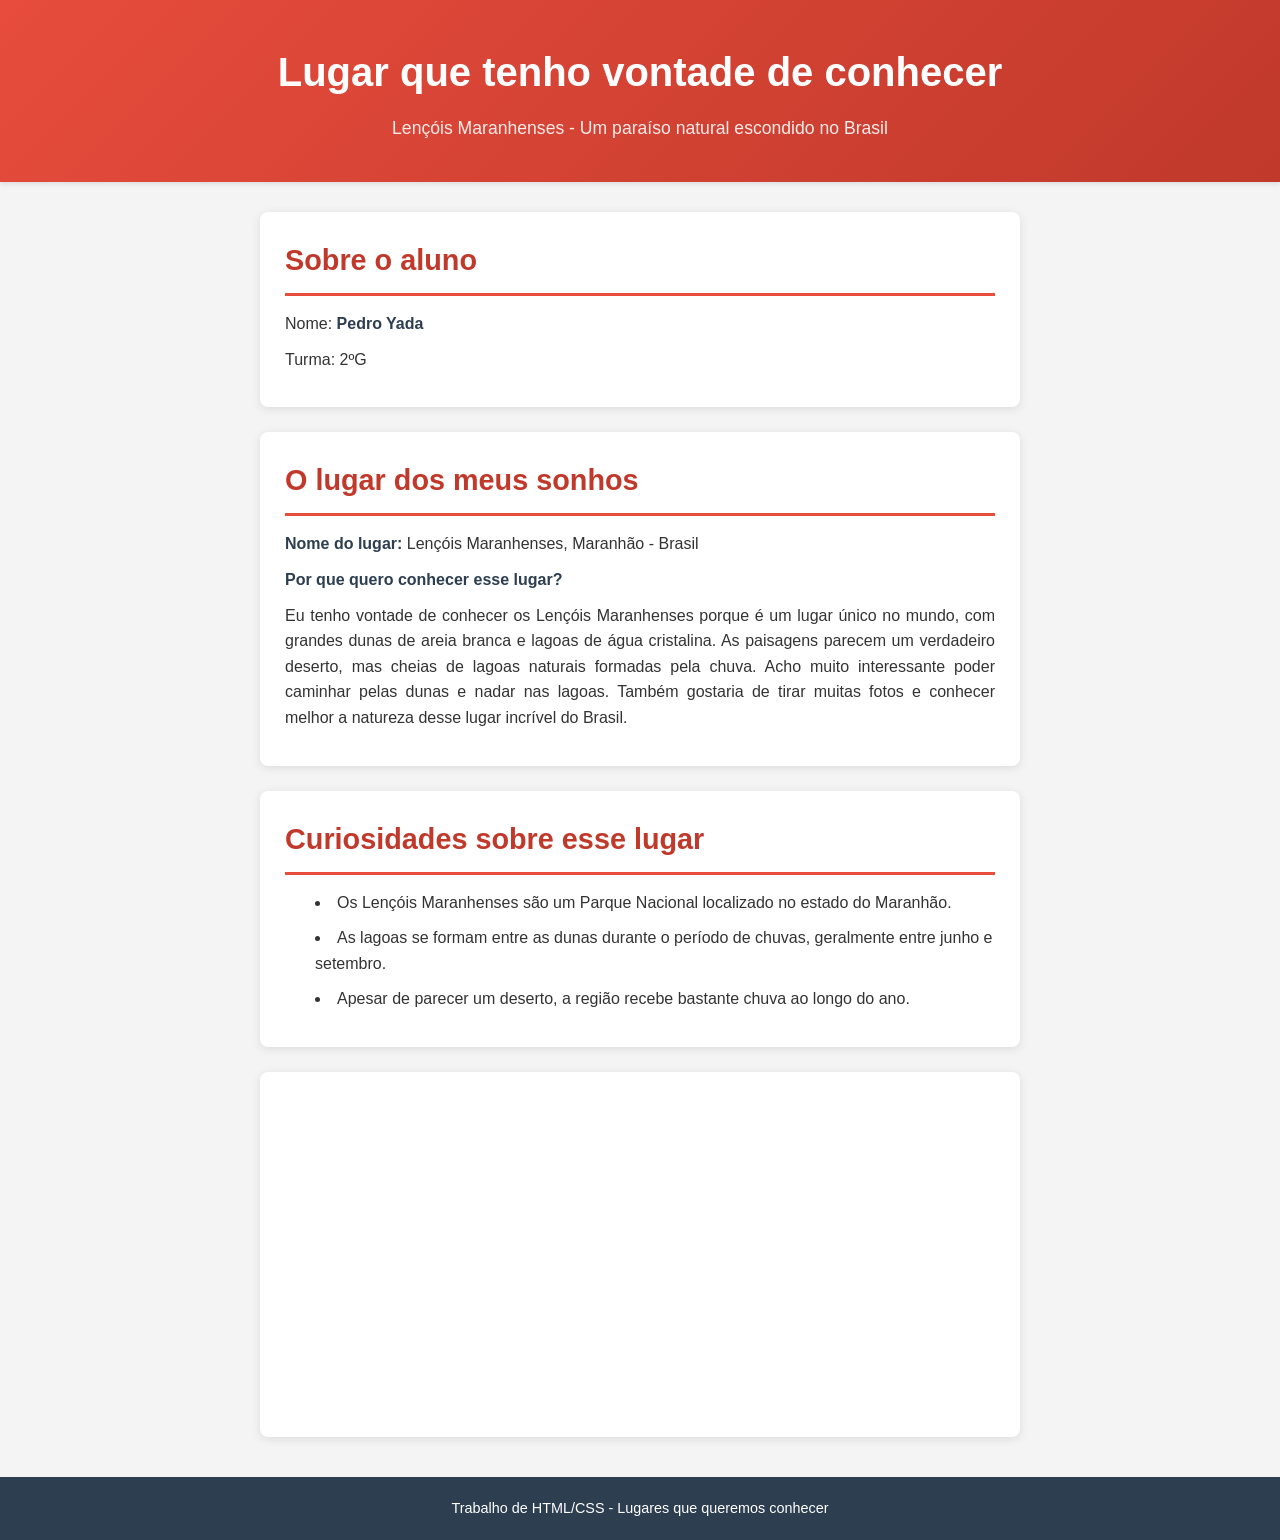
<file: html/lencoisMaranhenses.html>
<!DOCTYPE html>
<html lang="pt-BR">
<head>
    <meta charset="UTF-8">
    <title>Lençois Maranhenses</title>
    <link rel="stylesheet" href="../style/lencoisMaranhenses.css">
</head>
<body>

<header>
    <h1>Lugar que tenho vontade de conhecer</h1>
    <p>Lençóis Maranhenses - Um paraíso natural escondido no Brasil</p>
</header>

<main>
    <section id="aluno">
        <h2>Sobre o aluno</h2>
        <p>Nome: <strong>Pedro Yada</strong></p>
        <p>Turma: 2ºG</p>
    </section>

    <section id="lugar">
        <h2>O lugar dos meus sonhos</h2>
        <p><strong>Nome do lugar:</strong> Lençóis Maranhenses, Maranhão - Brasil</p>
        <p><strong>Por que quero conhecer esse lugar?</strong></p>
        <p>
            Eu tenho vontade de conhecer os Lençóis Maranhenses porque é um lugar único no mundo,
            com grandes dunas de areia branca e lagoas de água cristalina. As paisagens parecem
            um verdadeiro deserto, mas cheias de lagoas naturais formadas pela chuva. Acho muito
            interessante poder caminhar pelas dunas e nadar nas lagoas. Também gostaria de tirar
            muitas fotos e conhecer melhor a natureza desse lugar incrível do Brasil.
        </p>
    </section>

    <section id="curiosidades">
        <h2>Curiosidades sobre esse lugar</h2>
        <ul>
            <li>Os Lençóis Maranhenses são um Parque Nacional localizado no estado do Maranhão.</li>
            <li>As lagoas se formam entre as dunas durante o período de chuvas, geralmente entre junho e setembro.</li>
            <li>Apesar de parecer um deserto, a região recebe bastante chuva ao longo do ano.</li>
        </ul>
    </section>

    <section id="visao-panoramica">
        <iframe src="https://www.youtube.com/embed/7Ikc0bRgwHw?si=vxI4KN7aWWFGou1E&amp;start=13" 
        title="YouTube video player" frameborder="0" allow="accelerometer; autoplay; clipboard-write; encrypted-media; gyroscope; 
        picture-in-picture; web-share" referrerpolicy="strict-origin-when-cross-origin" allowfullscreen></iframe>    
    </section>
    
</main>

<footer>
    <p>Trabalho de HTML/CSS - Lugares que queremos conhecer</p>
</footer>

</body>
</html>
</file>
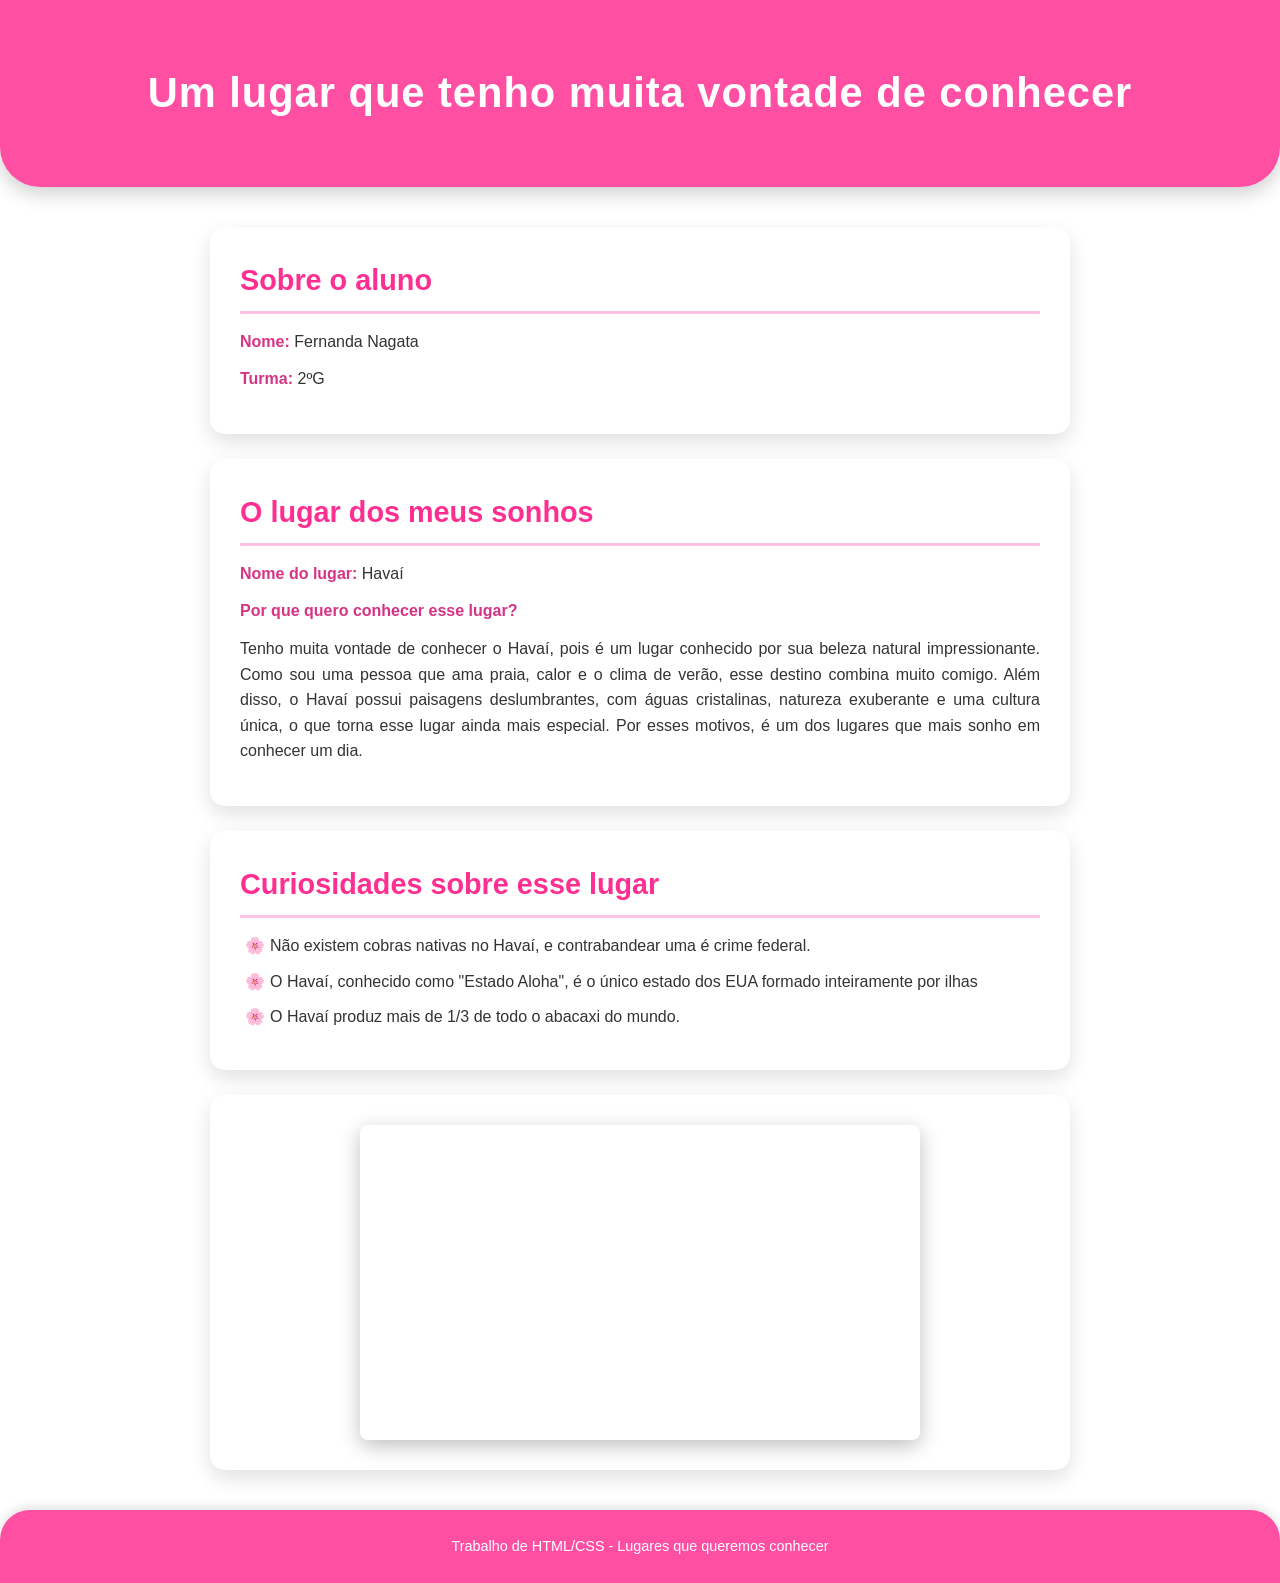
<file: html/nanda.html>
<!DOCTYPE html>
<html lang="pt-BR">
<head>
    <meta charset="UTF-8">
    <title>Lugar que quero conhecer</title>
    <link rel="stylesheet" href="../style/nanda.css">
</head>
<body>

<header>
    <h1>Um lugar que tenho muita vontade de conhecer</h1>
</header>

<main>
    <section id="aluno">
        <h2>Sobre o aluno</h2>
        <p><strong>Nome:</strong> Fernanda Nagata</p>
        <p><strong>Turma:</strong> 2ºG</p>
    </section>

    <section id="lugar">
        <h2>O lugar dos meus sonhos</h2>
        <p><strong>Nome do lugar:</strong> Havaí</p>
        <p><strong>Por que quero conhecer esse lugar?</strong></p>
        <p>
            Tenho muita vontade de conhecer o Havaí, pois é um lugar conhecido por sua beleza natural impressionante. Como sou uma pessoa que ama praia, calor e o clima de verão, esse destino combina muito comigo. Além disso, o Havaí possui paisagens deslumbrantes, com águas cristalinas, natureza exuberante e uma cultura única, o que torna esse lugar ainda mais especial. Por esses motivos, é um dos lugares que mais sonho em conhecer um dia.
        </p>
    </section>

    <section id="curiosidades">
        <h2>Curiosidades sobre esse lugar</h2>
        <ul>
            <li>Não existem cobras nativas no Havaí, e contrabandear uma é crime federal.</li>
            <li>O Havaí, conhecido como "Estado Aloha", é o único estado dos EUA formado inteiramente por ilhas </li>
            <li>O Havaí produz mais de 1/3 de todo o abacaxi do mundo.</li>
        </ul>
    </section>

    <section id="visao-panoramica">
        <iframe src="https://www.youtube.com/embed/9mGbLh13vEA?si=0lPw2751OqE2yA7V" title="YouTube video player" frameborder="0" allow="accelerometer; autoplay; clipboard-write; encrypted-media; gyroscope; picture-in-picture; web-share" referrerpolicy="strict-origin-when-cross-origin" allowfullscreen></iframe>
    </section>
</main>

<footer>
    <p>Trabalho de HTML/CSS - Lugares que queremos conhecer</p>
</footer>

</body>
</html>
</file>
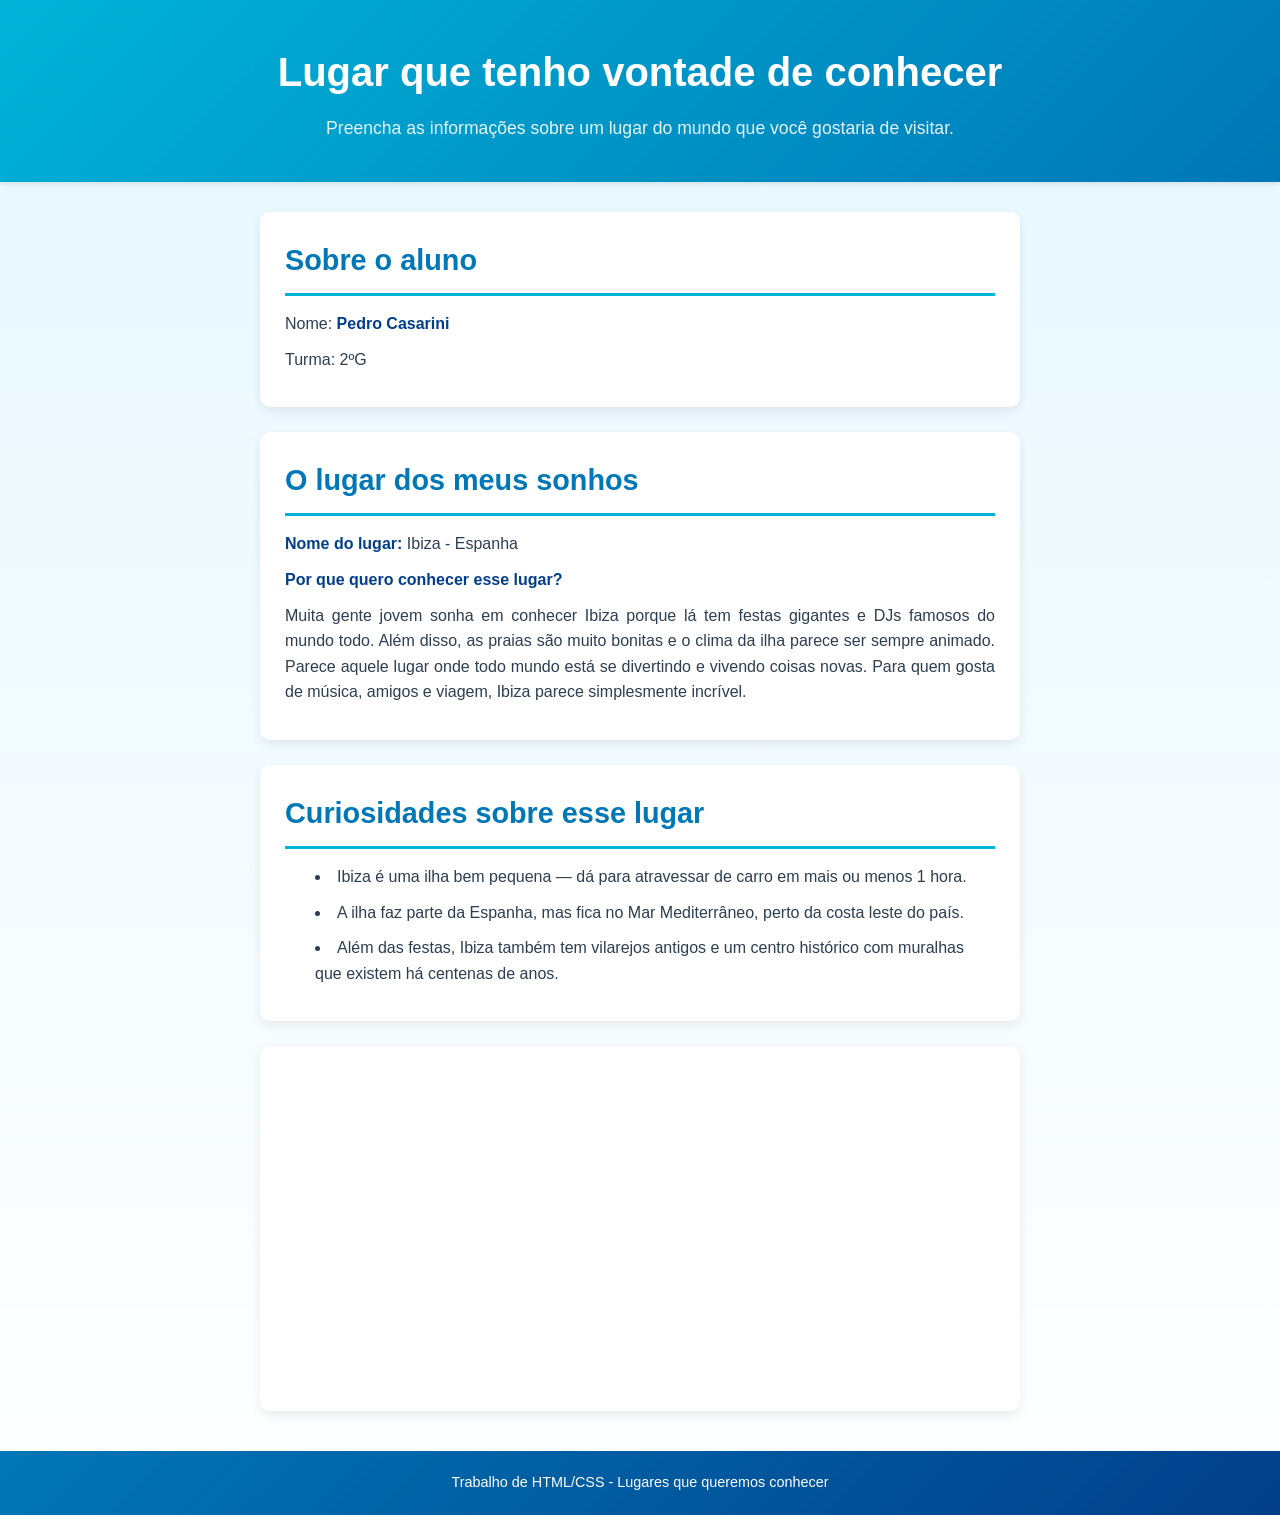
<file: html/pedroCasarini.html>
<!DOCTYPE html>
<html lang="pt-BR">

<head>
    <meta charset="UTF-8">
    <title>Lugar que quero conhecer</title>
    <link rel="stylesheet" href="../style/pedroCasarini.css">
</head>

<body>

    <header>
        <h1>Lugar que tenho vontade de conhecer</h1>
        <p>Preencha as informações sobre um lugar do mundo que você gostaria de visitar.</p>
    </header>

    <main>
        <section id="aluno">
            <h2>Sobre o aluno</h2>
            <p>Nome: <strong>Pedro Casarini</strong></p>
            <p>Turma: 2ºG</p>
        </section>

        <section id="lugar">
            <h2>O lugar dos meus sonhos</h2>
            <p><strong>Nome do lugar: </strong>Ibiza - Espanha</p>
            <p><strong>Por que quero conhecer esse lugar?</strong></p>
            <p>
                Muita gente jovem sonha em conhecer Ibiza porque lá tem festas gigantes e DJs famosos do mundo todo.
                Além disso, as praias são muito bonitas e o clima da ilha parece ser sempre animado. Parece aquele lugar
                onde todo mundo está se divertindo e vivendo coisas novas. Para quem gosta de música, amigos e viagem,
                Ibiza parece simplesmente incrível.
            </p>
        </section>

        <section id="curiosidades">
            <h2>Curiosidades sobre esse lugar</h2>
            <ul>
                <li>Ibiza é uma ilha bem pequena — dá para atravessar de carro em mais ou menos 1 hora.</li>
                <li>A ilha faz parte da Espanha, mas fica no Mar Mediterrâneo, perto da costa leste do país.</li>
                <li>Além das festas, Ibiza também tem vilarejos antigos e um centro histórico com muralhas que existem
                    há centenas de anos.</li>
            </ul>
        </section>

        <section id="visao-panoramica">
            <iframe src="https://www.youtube.com/embed/gJeMawtcwis?si=s1zFmfI6_yMs63ZR"
                title="YouTube video player" frameborder="0"
                allow="accelerometer; autoplay; clipboard-write; encrypted-media; gyroscope; picture-in-picture; web-share"
                referrerpolicy="strict-origin-when-cross-origin" allowfullscreen></iframe>
        </section>
    </main>

    <footer>
        <p>Trabalho de HTML/CSS - Lugares que queremos conhecer</p>
    </footer>

</body>

</html>
</file>
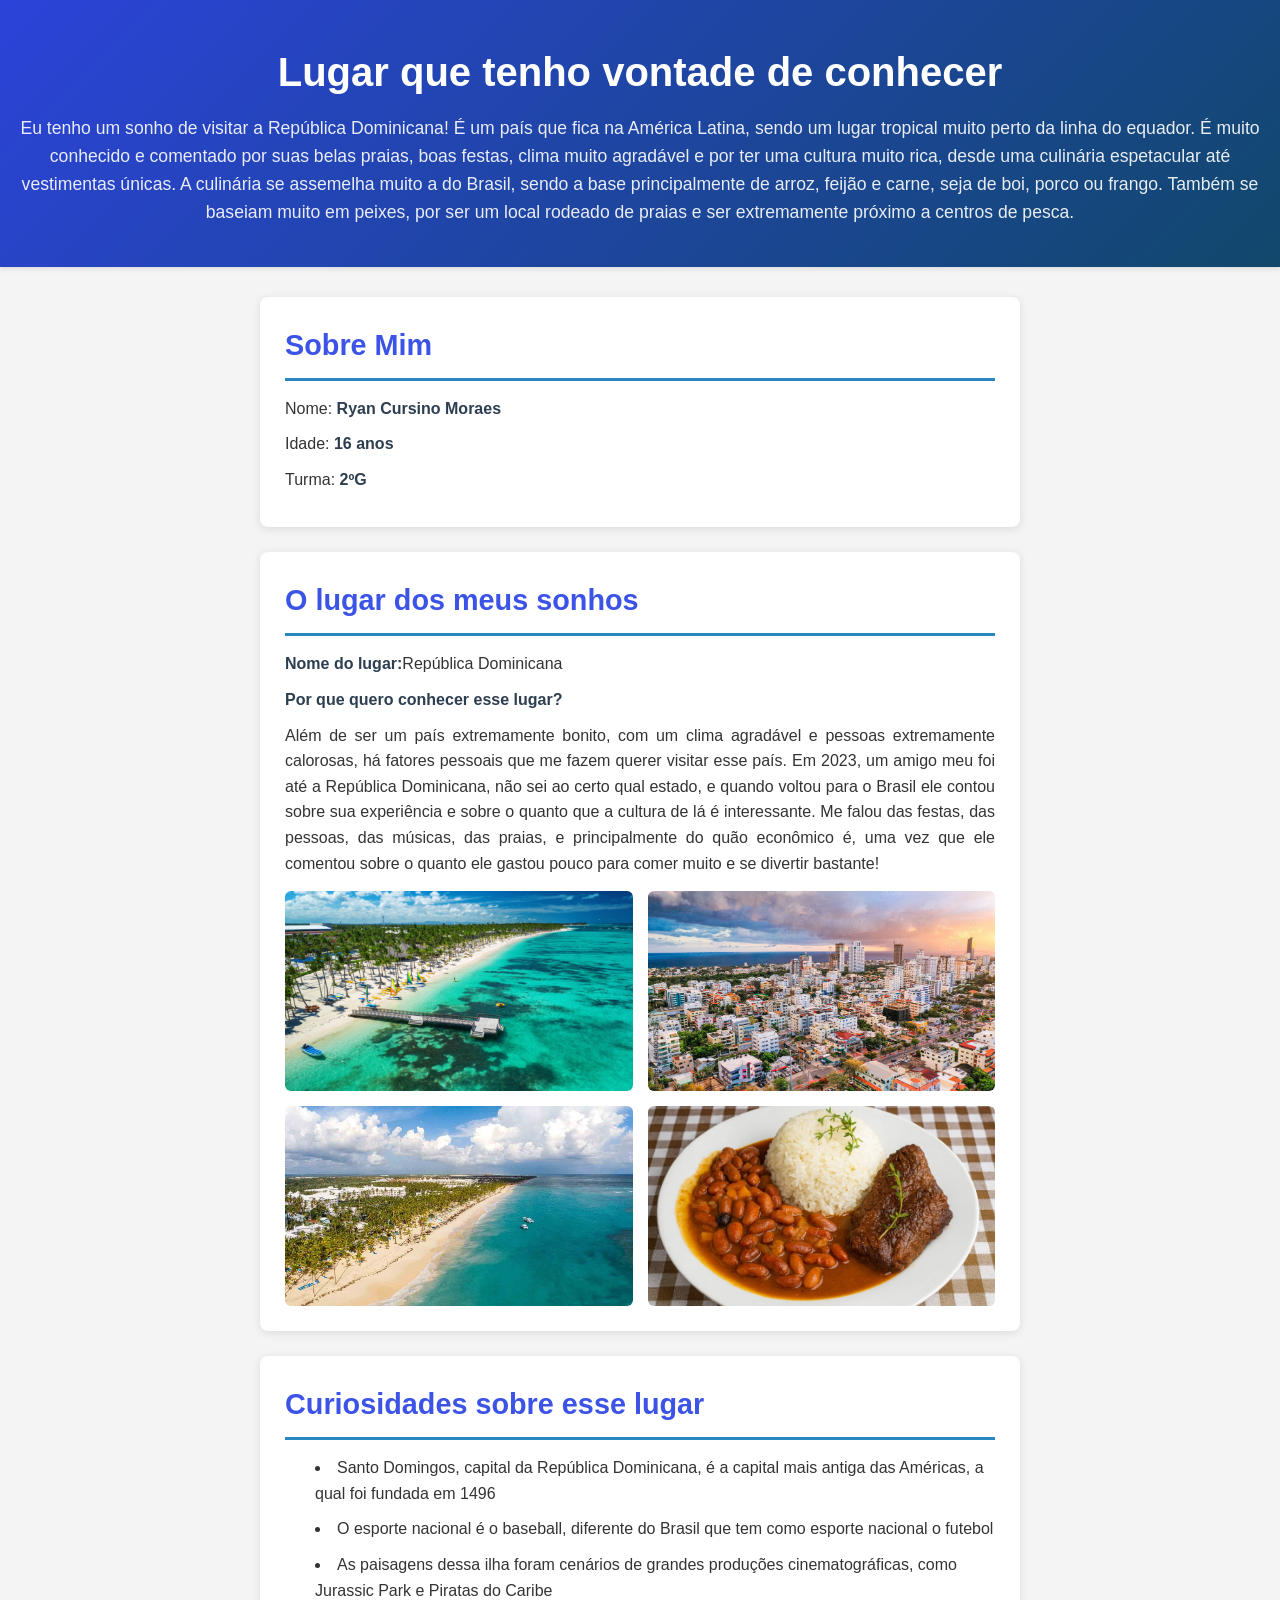
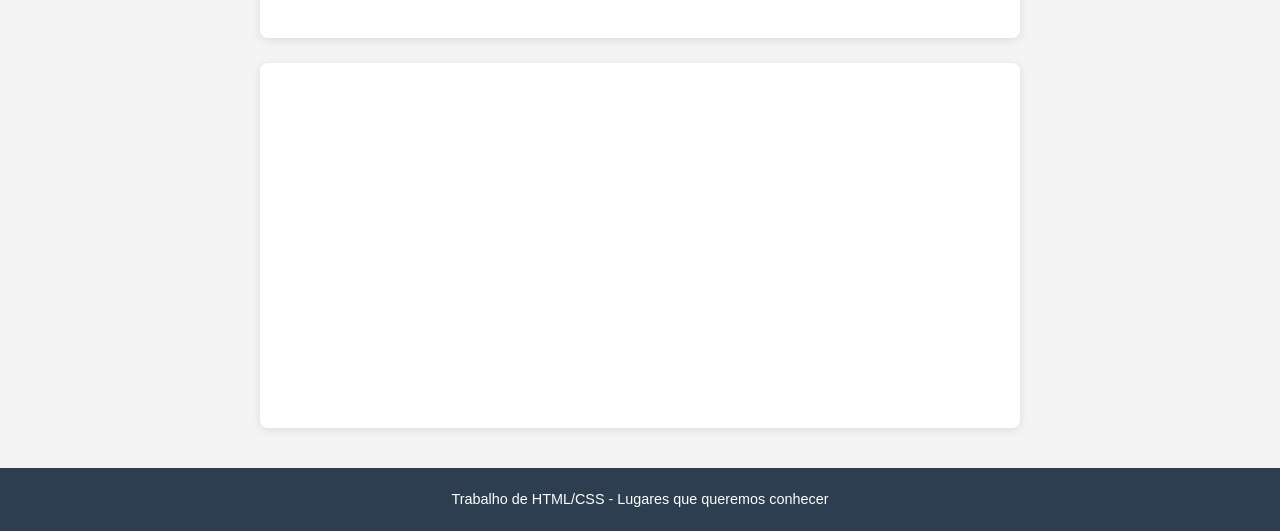
<file: html/ryan.html>
<!DOCTYPE html>
<html lang="pt-BR">
<head>
    <meta charset="UTF-8">
    <title>Lugar que eu quero conhecer - Ryan Cursino Moraes</title>
    <link rel="stylesheet" href="../style/ryan.css">
</head>
<body>

<header>
    <h1>Lugar que tenho vontade de conhecer</h1>
    <p>Eu tenho um sonho de visitar a República Dominicana! É um país que fica na América Latina, sendo um lugar tropical muito perto da linha do equador. É muito conhecido e comentado por suas belas praias, boas festas, clima muito agradável e por ter uma cultura muito rica, desde uma culinária espetacular até vestimentas únicas.
        A culinária se assemelha muito a do Brasil, sendo a base principalmente de arroz, feijão e carne, seja de boi, porco ou frango. Também se baseiam muito em peixes, por ser um local rodeado de praias e ser extremamente próximo a centros de pesca.
    </p>
</header>

<main>
    <section id="aluno">
        <h2>Sobre Mim</h2>
        <p>Nome: <strong>Ryan Cursino Moraes</strong></p>
        <p>Idade: <strong>16 anos</strong></p>
        <p>Turma: <strong>2ºG</strong></p>
    </section>

    <section id="lugar">
        <h2>O lugar dos meus sonhos</h2>
        <p><strong>Nome do lugar:</strong>República Dominicana</p>
        <p><strong>Por que quero conhecer esse lugar?</strong></p>
        <p>
            Além de ser um país extremamente bonito, com um clima agradável e pessoas extremamente calorosas, há fatores pessoais que me fazem querer visitar esse país.
            Em 2023, um amigo meu foi até a República Dominicana, não sei ao certo qual estado, e quando voltou para o Brasil ele contou sobre sua experiência e sobre o quanto que a cultura de lá é interessante. Me falou das festas, das pessoas, das músicas, das praias, e principalmente do quão econômico é, uma vez que ele comentou sobre o quanto ele gastou pouco para comer muito e se divertir bastante!
        </p>
        <div id="imagens">
            <img class="imagem" src="../assets/praia.jpg" alt="">
            <img class="imagem" src="../assets/santoDomingo.jpg" alt="">
            <img class="imagem" src="../assets/praia2.jpeg" alt="">
            <img class="imagem" src="../assets/laBandeira.webp" alt="">
        </div>
        
    </section>

    <section id="curiosidades">
        <h2>Curiosidades sobre esse lugar</h2>
        <ul>
            <li>Santo Domingos, capital da República Dominicana, é a capital mais antiga das Américas, a qual foi fundada em 1496</li>
            <li>O esporte nacional é o baseball, diferente do Brasil que tem como esporte nacional o futebol</li>
            <li>As paisagens dessa ilha foram cenários de grandes produções cinematográficas, como Jurassic Park e Piratas do Caribe</li>
        </ul>
    </section>

    <section id="visao-panoramica">
        <iframe src="https://www.youtube.com/embed/i4k6wyEHZvg?si=hpfj-ehW-hYUO_vr" title="YouTube video player" frameborder="0" allow="accelerometer; autoplay; clipboard-write; encrypted-media; gyroscope; picture-in-picture; web-share" referrerpolicy="strict-origin-when-cross-origin" allowfullscreen></iframe>
    </section>
</main>

<footer>
    <p>Trabalho de HTML/CSS - Lugares que queremos conhecer</p>
</footer>

</body>
</html>
</file>
<file: style.css>
* {
    margin: 0;
    padding: 0;
    box-sizing: border-box;
}

body {
    font-family: 'Segoe UI', Tahoma, Geneva, Verdana, sans-serif;
    line-height: 1.6;
    color: #333;
    background-color: #f4f4f4;
}

header {
    background: linear-gradient(135deg, #e74c3c 0%, #c0392b 100%);
    color: white;
    text-align: center;
    padding: 40px 20px;
    box-shadow: 0 2px 5px rgba(0,0,0,0.1);
}

header h1 {
    font-size: 2.5em;
    margin-bottom: 10px;
}

header p {
    font-size: 1.1em;
    opacity: 0.9;
}

main {
    max-width: 800px;
    margin: 30px auto;
    padding: 0 20px;
}

section {
    background: white;
    margin-bottom: 25px;
    padding: 25px;
    border-radius: 8px;
    box-shadow: 0 2px 10px rgba(0,0,0,0.1);
}

section h2 {
    color: #c0392b;
    margin-bottom: 15px;
    font-size: 1.8em;
    border-bottom: 3px solid #e74c3c;
    padding-bottom: 10px;
}

section p {
    margin-bottom: 10px;
    text-align: justify;
}

strong {
    color: #2c3e50;
}

ul {
    list-style-position: inside;
    padding-left: 20px;
}

li {
    margin: 10px 0;
    padding-left: 10px;
}

li::before {
    margin-right: 10px;
}

footer {
    background-color: #2c3e50;
    color: white;
    text-align: center;
    padding: 20px;
    margin-top: 40px;
    font-size: 0.9em;
}
</file>
<file: nanda.css>
*{
    margin:0;
    padding:0;
    box-sizing:border-box;
    }
    
body{
    font-family:'Segoe UI', Tahoma, Geneva, Verdana, sans-serif;
    color:#333;
    line-height:1.6;
}
    
    /* HEADER */
    
header{
    background:#ff4fa3;
    color:white;
    text-align:center;
    padding:60px 20px;
    border-bottom-left-radius:40px;
    border-bottom-right-radius:40px;
    box-shadow:0 6px 20px rgba(0,0,0,0.2);
}
    
header h1{
    font-size:2.6em;
    letter-spacing:1px; 
}
    
    /* MAIN */
    
main{
    max-width:900px;
    margin:40px auto;
    padding:0 20px;
}
    
    /* SECTIONS */
section{
    background:white;
    margin-bottom:25px;
    padding:30px;
    border-radius:15px;
    box-shadow:0 8px 20px rgba(0,0,0,0.12);
    transition:0.3s;
}
    
section:hover{
    transform:translateY(-5px);  
    box-shadow:0 15px 30px rgba(0,0,0,0.18);
}
    
    /* TITULOS */
section h2{
    color:#ff2f92;
    margin-bottom:15px; 
    font-size:1.8em;
    border-bottom:3px solid #ffc2e3;
    padding-bottom:8px;
}
    
    /* TEXTOS */
section p{
    margin-bottom:12px;
    text-align:justify; 
}
    
strong{  
    color:#d63384;
}
    
    /* LISTA */
ul{
    list-style:none;
    padding-left:5px; 
}
    
li{
    margin:10px 0; 
    padding-left:25px; 
    position:relative;  
}
    
li::before{ 
    content:"🌸";
    position:absolute;
    left:0;
    }
    
/* VIDEO */  
iframe{   
    width:100%;   
    height:350px;  
    border-radius:12px;    
    box-shadow:0 6px 20px rgba(0,0,0,0.25);  
}
    
    /* FOOTER */
    
footer{   
    background: #ff4fa3;   
    color:white;   
    text-align:center;   
    padding:25px;   
    margin-top:40px;   
    font-size:0.9em;  
    border-top-left-radius:30px;
    border-top-right-radius:30px;  
    box-shadow:0 -4px 10px rgba(0,0,0,0.1); 
}
</file>
<file: pedroCasarini.css>
* {
    margin: 0;
    padding: 0;
    box-sizing: border-box;
}

body {
    font-family: 'Segoe UI', Tahoma, Geneva, Verdana, sans-serif;
    line-height: 1.6;
    color: #2c3e50;
    background: linear-gradient(to bottom, #e6f7ff, #ffffff);
}

header {
    background: linear-gradient(135deg, #00b4d8 0%, #0077b6 100%);
    color: white;
    text-align: center;
    padding: 40px 20px;
    box-shadow: 0 2px 5px rgba(0,0,0,0.1);
}

header h1 {
    font-size: 2.5em;
    margin-bottom: 10px;
}

header p {
    font-size: 1.1em;
    opacity: 0.9;
}

main {
    max-width: 800px;
    margin: 30px auto;
    padding: 0 20px;
}

section {
    background: white;
    margin-bottom: 25px;
    padding: 25px;
    border-radius: 10px;
    box-shadow: 0 4px 12px rgba(0,0,0,0.08);
}

section h2 {
    color: #0077b6;
    margin-bottom: 15px;
    font-size: 1.8em;
    border-bottom: 3px solid #00b4d8;
    padding-bottom: 10px;
}

section p {
    margin-bottom: 10px;
    text-align: justify;
}

strong {
    color: #023e8a;
}

ul {
    list-style-position: inside;
    padding-left: 20px;
}

li {
    margin: 10px 0;
    padding-left: 10px;
}

footer {
    background: linear-gradient(135deg, #0077b6, #023e8a);
    color: white;
    text-align: center;
    padding: 20px;
    margin-top: 40px;
    font-size: 0.9em;
}
</file>
<file: style/eduardocosta.css>
* {
    margin: 0;
    padding: 0;
    box-sizing: border-box;
}

body {
    font-family: 'Segoe UI', Tahoma, Geneva, Verdana, sans-serif;
    line-height: 1.6;
    color: #333;
    background-color: #f4f4f4;
}

header {
    background: linear-gradient(135deg, #e74c3c 0%, #c0392b 100%);
    color: white;
    text-align: center;
    padding: 40px 20px;
    box-shadow: 0 2px 5px rgba(0,0,0,0.1);
}

header h1 {
    font-size: 2.5em;
    margin-bottom: 10px;
}

header p {
    font-size: 1.1em;
    opacity: 0.9;
}

main {
    max-width: 800px;
    margin: 30px auto;
    padding: 0 20px;
}

section {
    background: white;
    margin-bottom: 25px;
    padding: 25px;
    border-radius: 8px;
    box-shadow: 0 2px 10px rgba(0,0,0,0.1);
}

section h2 {
    color: #c0392b;
    margin-bottom: 15px;
    font-size: 1.8em;
    border-bottom: 3px solid #e74c3c;
    padding-bottom: 10px;
}

section p {
    margin-bottom: 10px;
    text-align: justify;
}

strong {
    color: #2c3e50;
}

ul {
    list-style-position: inside;
    padding-left: 20px;
}

li {
    margin: 10px 0;
    padding-left: 10px;
}

li::before {
    margin-right: 10px;
}

footer {
    background-color: #2c3e50;
    color: white;
    text-align: center;
    padding: 20px;
    margin-top: 40px;
    font-size: 0.9em;
}

#visao-panoramica iframe {
    width: 100%;
    max-width: 560px;
    height: 315px;
    border-radius: 8px;
}

#visao-panoramica {
    display: flex;
    justify-content: center;
    align-items: center;
    margin-top: 10px;
}
</file>
<file: style/lencoisMaranhenses.css>
* {
    margin: 0;
    padding: 0;
    box-sizing: border-box;
}

body {
    font-family: 'Segoe UI', Tahoma, Geneva, Verdana, sans-serif;
    line-height: 1.6;
    color: #333;
    background-color: #f4f4f4;
}

header {
    background: linear-gradient(135deg, #e74c3c 0%, #c0392b 100%);
    color: white;
    text-align: center;
    padding: 40px 20px;
    box-shadow: 0 2px 5px rgba(0,0,0,0.1);
}

header h1 {
    font-size: 2.5em;
    margin-bottom: 10px;
}

header p {
    font-size: 1.1em;
    opacity: 0.9;
}

main {
    max-width: 800px;
    margin: 30px auto;
    padding: 0 20px;
}

section {
    background: white;
    margin-bottom: 25px;
    padding: 25px;
    border-radius: 8px;
    box-shadow: 0 2px 10px rgba(0,0,0,0.1);
}

section h2 {
    color: #c0392b;
    margin-bottom: 15px;
    font-size: 1.8em;
    border-bottom: 3px solid #e74c3c;
    padding-bottom: 10px;
}

section p {
    margin-bottom: 10px;
    text-align: justify;
}

strong {
    color: #2c3e50;
}

ul {
    list-style-position: inside;
    padding-left: 20px;
}

li {
    margin: 10px 0;
    padding-left: 10px;
}

li::before {
    margin-right: 10px;
}

footer {
    background-color: #2c3e50;
    color: white;
    text-align: center;
    padding: 20px;
    margin-top: 40px;
    font-size: 0.9em;
}

#visao-panoramica iframe {
    width: 100%;
    max-width: 560px;
    height: 315px;
    border-radius: 8px;
}


#visao-panoramica {
    display: flex;
    justify-content: center;
    align-items: center;
    margin-top: 10px;
}
</file>
<file: style/nanda.css>
*{
    margin:0;
    padding:0;
    box-sizing:border-box;
    }
    
body{
    font-family:'Segoe UI', Tahoma, Geneva, Verdana, sans-serif;
    color:#333;
    line-height:1.6;
}
    
    /* HEADER */
    
header{
    background:#ff4fa3;
    color:white;
    text-align:center;
    padding:60px 20px;
    border-bottom-left-radius:40px;
    border-bottom-right-radius:40px;
    box-shadow:0 6px 20px rgba(0,0,0,0.2);
}
    
header h1{
    font-size:2.6em;
    letter-spacing:1px; 
}
    
    /* MAIN */
    
main{
    max-width:900px;
    margin:40px auto;
    padding:0 20px;
}
    
    /* SECTIONS */
section{
    background:white;
    margin-bottom:25px;
    padding:30px;
    border-radius:15px;
    box-shadow:0 8px 20px rgba(0,0,0,0.12);
    transition:0.3s;
}
    
section:hover{
    transform:translateY(-5px);  
    box-shadow:0 15px 30px rgba(0,0,0,0.18);
}
    
    /* TITULOS */
section h2{
    color:#ff2f92;
    margin-bottom:15px; 
    font-size:1.8em;
    border-bottom:3px solid #ffc2e3;
    padding-bottom:8px;
}
    
    /* TEXTOS */
section p{
    margin-bottom:12px;
    text-align:justify; 
}
    
strong{  
    color:#d63384;
}
    
    /* LISTA */
ul{
    list-style:none;
    padding-left:5px; 
}
    
li{
    margin:10px 0; 
    padding-left:25px; 
    position:relative;  
}
    
li::before{ 
    content:"🌸";
    position:absolute;
    left:0;
    }
    
/* VIDEO */  
iframe{   
    width:100%;   
    height:350px;  
    border-radius:12px;    
    box-shadow:0 6px 20px rgba(0,0,0,0.25);  
}
    
    /* FOOTER */
    
footer{   
    background: #ff4fa3;   
    color:white;   
    text-align:center;   
    padding:25px;   
    margin-top:40px;   
    font-size:0.9em;  
    border-top-left-radius:30px;
    border-top-right-radius:30px;  
    box-shadow:0 -4px 10px rgba(0,0,0,0.1); 
}

#visao-panoramica iframe {
    width: 100%;
    max-width: 560px;
    height: 315px;
    border-radius: 8px;
}

#visao-panoramica {
    display: flex;
    justify-content: center;
    align-items: center;
    margin-top: 10px;
}
</file>
<file: style/pedroCasarini.css>
* {
    margin: 0;
    padding: 0;
    box-sizing: border-box;
}

body {
    font-family: 'Segoe UI', Tahoma, Geneva, Verdana, sans-serif;
    line-height: 1.6;
    color: #2c3e50;
    background: linear-gradient(to bottom, #e6f7ff, #ffffff);
}

header {
    background: linear-gradient(135deg, #00b4d8 0%, #0077b6 100%);
    color: white;
    text-align: center;
    padding: 40px 20px;
    box-shadow: 0 2px 5px rgba(0,0,0,0.1);
}

header h1 {
    font-size: 2.5em;
    margin-bottom: 10px;
}

header p {
    font-size: 1.1em;
    opacity: 0.9;
}

main {
    max-width: 800px;
    margin: 30px auto;
    padding: 0 20px;
}

section {
    background: white;
    margin-bottom: 25px;
    padding: 25px;
    border-radius: 10px;
    box-shadow: 0 4px 12px rgba(0,0,0,0.08);
}

section h2 {
    color: #0077b6;
    margin-bottom: 15px;
    font-size: 1.8em;
    border-bottom: 3px solid #00b4d8;
    padding-bottom: 10px;
}

section p {
    margin-bottom: 10px;
    text-align: justify;
}

strong {
    color: #023e8a;
}

ul {
    list-style-position: inside;
    padding-left: 20px;
}

li {
    margin: 10px 0;
    padding-left: 10px;
}

footer {
    background: linear-gradient(135deg, #0077b6, #023e8a);
    color: white;
    text-align: center;
    padding: 20px;
    margin-top: 40px;
    font-size: 0.9em;
}

#visao-panoramica iframe {
    width: 100%;
    max-width: 560px;
    height: 315px;
    border-radius: 8px;
}

#visao-panoramica {
    display: flex;
    justify-content: center;
    align-items: center;
    margin-top: 10px;
}
</file>
<file: style/ryan.css>
* {
    margin: 0;
    padding: 0;
    box-sizing: border-box;
}

body {
    font-family: 'Segoe UI', Tahoma, Geneva, Verdana, sans-serif;
    line-height: 1.6;
    color: #333;
    background-color: #f4f4f4;
}

header {
    background: linear-gradient(135deg, #2c43d9 0%, #11486b 100%);
    color: white;
    text-align: center;
    padding: 40px 20px;
    box-shadow: 0 2px 5px rgba(0,0,0,0.1);
}

header h1 {
    font-size: 2.5em;
    margin-bottom: 10px;
}

header p {
    font-size: 1.1em;
    opacity: 0.9;
}

main {
    max-width: 800px;
    margin: 30px auto;
    padding: 0 20px;
}

section {
    background: white;
    margin-bottom: 25px;
    padding: 25px;
    border-radius: 8px;
    box-shadow: 0 2px 10px rgba(0,0,0,0.1);
}

section h2 {
    color: #3c53e7;
    margin-bottom: 15px;
    font-size: 1.8em;
    border-bottom: 3px solid #2b87c0;
    padding-bottom: 10px;
}

section p {
    margin-bottom: 10px;
    text-align: justify;
}

strong {
    color: #2c3e50;
}

ul {
    list-style-position: inside;
    padding-left: 20px;
}

li {
    margin: 10px 0;
    padding-left: 10px;
}

li::before {
    margin-right: 10px;
}

footer {
    background-color: #2c3e50;
    color: white;
    text-align: center;
    padding: 20px;
    margin-top: 40px;
    font-size: 0.9em;
}

#imagens {
    display: grid;
    grid-template-columns: 1fr 1fr;
    gap: 15px;
    margin-top: 15px;
}

.imagem {
    width: 100%;
    height: 200px;
    object-fit: cover;
    border-radius: 6px;
}

#visao-panoramica iframe {
    width: 100%;
    max-width: 560px;
    height: 315px;
    border-radius: 8px;
}

#visao-panoramica {
    display: flex;
    justify-content: center;
    align-items: center;
    margin-top: 10px;
}
</file>
